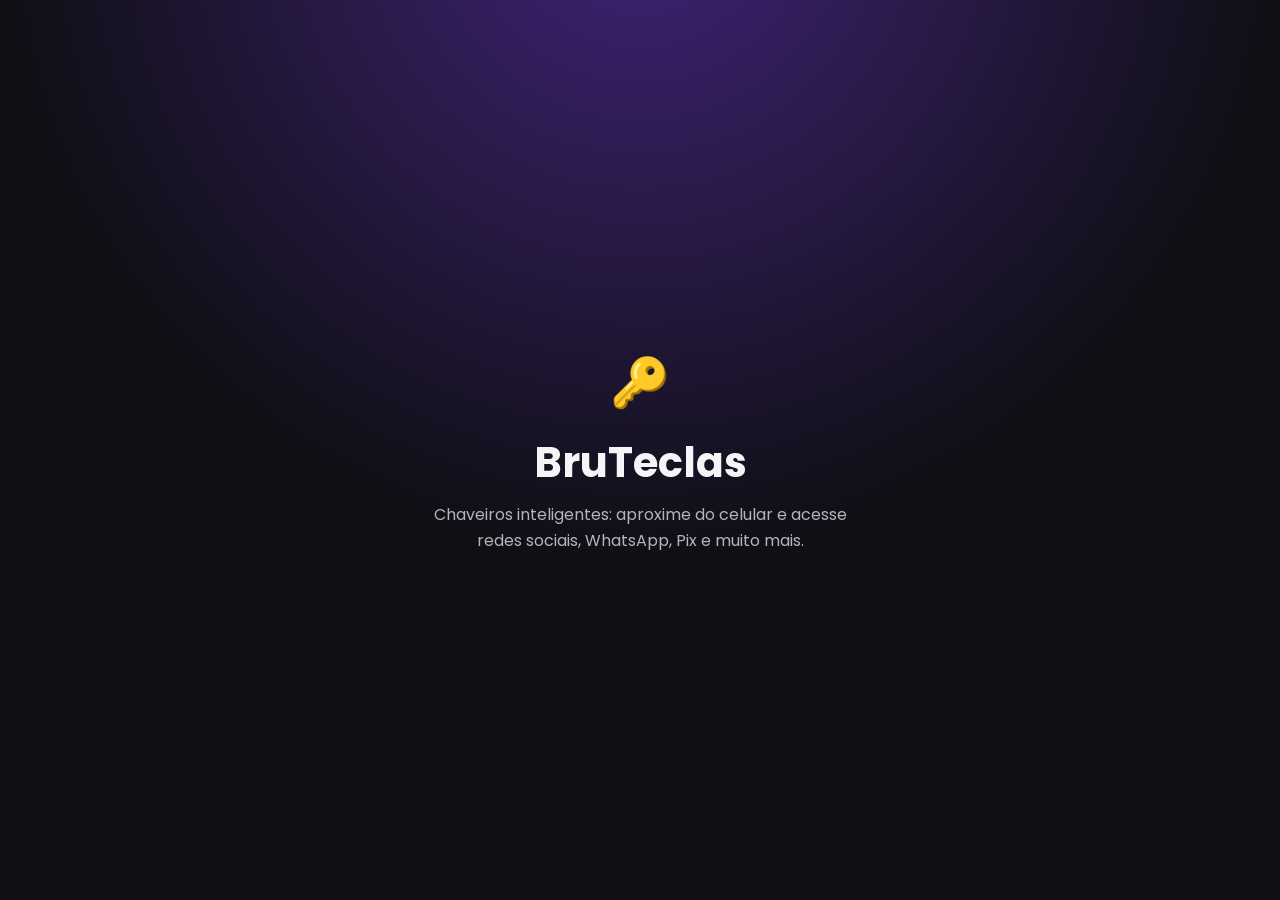
<file: index.html>
<!doctype html>
<html lang="pt-BR">
<head>
  <meta charset="utf-8">
  <meta name="viewport" content="width=device-width, initial-scale=1">
  <title>BruTeclas</title>
  <meta name="description" content="Chaveiros inteligentes com todos os seus links: redes sociais, WhatsApp, Pix e Google.">
  <link rel="preconnect" href="https://fonts.googleapis.com">
  <link rel="stylesheet" href="https://fonts.googleapis.com/css2?family=Poppins:wght@400;600;700&display=swap">
  <style>
    :root { --cor: #7c3aed; }
    * { box-sizing: border-box; }
    body {
      margin: 0; min-height: 100vh; display: grid; place-items: center; padding: 24px 16px;
      font-family: "Poppins", system-ui, sans-serif; color: #f5f5f7; text-align: center;
      background: #0f0f14 radial-gradient(circle at 50% -10%, rgba(124, 58, 237, .45) 0, transparent 55%);
    }
    h1 { font-size: clamp(1.8rem, 6vw, 2.6rem); margin: 0 0 8px; }
    p { color: #b4b4c0; max-width: 460px; margin: 0 auto; line-height: 1.6; }
    .chave { font-size: 3rem; margin-bottom: 12px; }
  </style>
</head>
<body>
  <main>
    <div class="chave" aria-hidden="true">🔑</div>
    <h1>BruTeclas</h1>
    <p>Chaveiros inteligentes: aproxime do celular e acesse redes sociais, WhatsApp, Pix e muito mais.</p>
  </main>
</body>
</html>
</file>
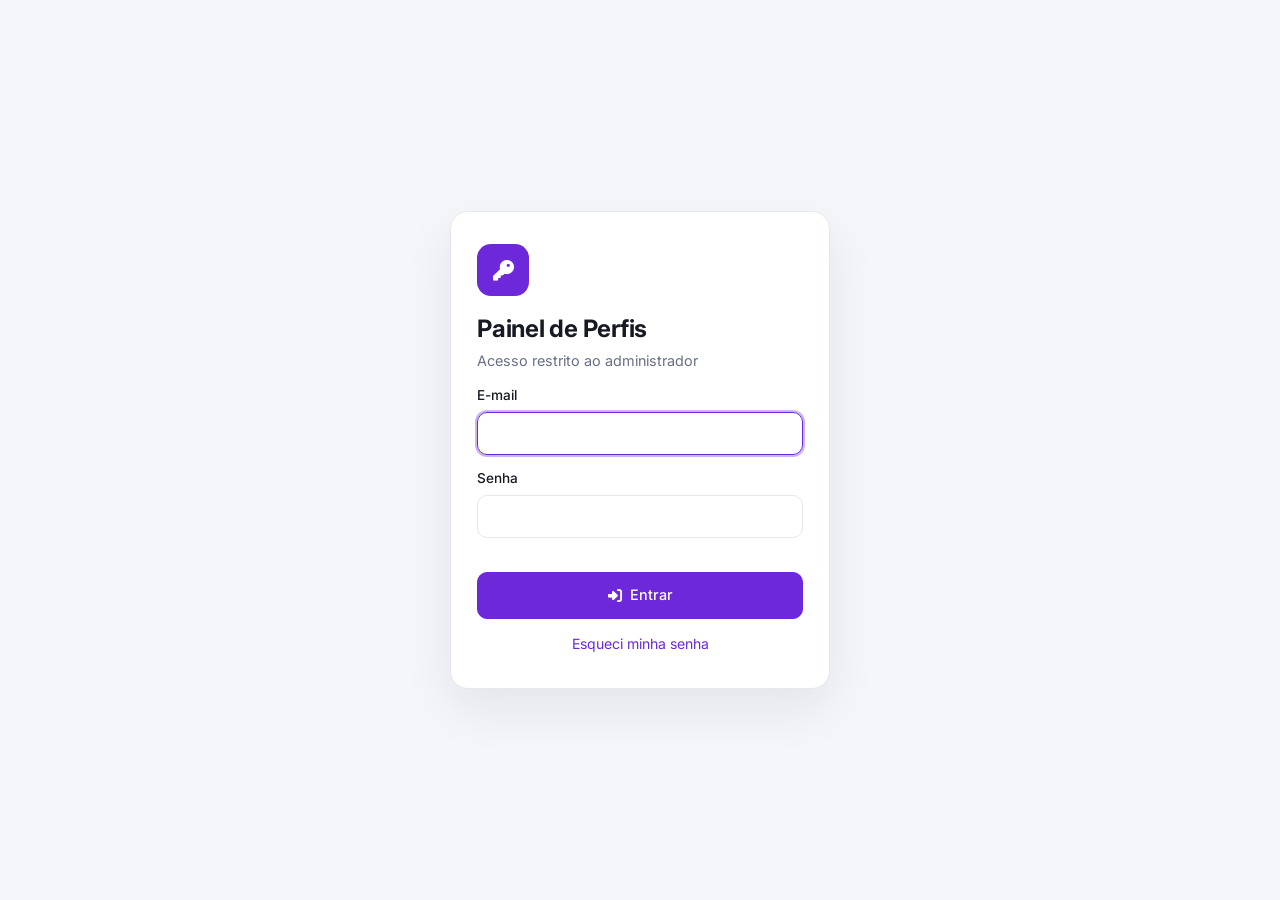
<file: admin/index.html>
<!doctype html>
<html lang="pt-BR">
<head>
  <meta charset="utf-8">
  <meta name="viewport" content="width=device-width, initial-scale=1">
  <title>Painel de Perfis</title>
  <meta name="robots" content="noindex, nofollow">
  <meta name="theme-color" content="#ffffff">
  <link rel="stylesheet" href="../css/perfil.css">
  <link rel="stylesheet" href="admin.css">
  <link rel="stylesheet" href="https://cdnjs.cloudflare.com/ajax/libs/font-awesome/6.5.2/css/all.min.css">
  <link rel="preconnect" href="https://fonts.googleapis.com">
  <link rel="stylesheet" href="https://fonts.googleapis.com/css2?family=Poppins:wght@400;500;600;700&family=Inter:wght@400;500;600;700&display=swap">
</head>
<body>
  <div id="faixaDemo" class="faixa-demo" hidden>
    <i class="fa-solid fa-flask"></i>
    Modo demonstração: os dados ficam só neste navegador. Configure o Supabase em <code>js/config.js</code> para usar de verdade.
  </div>

  <!-- LOGIN -->
  <section id="telaLogin" class="tela-login" hidden>
    <form id="formLogin" class="caixa-login">
      <div class="logo"><i class="fa-solid fa-key"></i></div>
      <h1>Painel de Perfis</h1>
      <p class="sub">Acesso restrito ao administrador</p>
      <label>E-mail <input type="email" id="loginEmail" autocomplete="username" required></label>
      <label>Senha <input type="password" id="loginSenha" autocomplete="current-password" required></label>
      <p class="erro" id="loginErro" role="alert"></p>
      <button class="btn primario largo" type="submit"><i class="fa-solid fa-right-to-bracket"></i> Entrar</button>
      <button class="link-botao" id="btnEsqueci" type="button">Esqueci minha senha</button>
    </form>

    <form id="formRecuperar" class="caixa-login" hidden>
      <div class="logo"><i class="fa-solid fa-envelope-open-text"></i></div>
      <h1>Recuperar senha</h1>
      <p class="sub">Digite o e-mail de acesso. Enviaremos um link para você criar uma nova senha.</p>
      <label>E-mail <input type="email" id="recuperarEmail" autocomplete="username" required></label>
      <p class="erro" id="recuperarErro" role="alert"></p>
      <p class="ok-msg" id="recuperarOk" role="status" hidden></p>
      <button class="btn primario largo" type="submit"><i class="fa-solid fa-paper-plane"></i> Enviar link</button>
      <button class="link-botao" id="btnVoltarLogin" type="button"><i class="fa-solid fa-arrow-left"></i> Voltar ao login</button>
    </form>
  </section>

  <!-- APLICAÇÃO -->
  <div id="telaApp" hidden>
    <header class="barra">
      <a href="#/" class="marca"><i class="fa-solid fa-key"></i> <span id="nomeMarca">Painel</span></a>
      <nav class="abas" aria-label="Seções">
        <a href="#/" id="abaPerfis" class="aba"><i class="fa-solid fa-id-card"></i> Perfis</a>
        <a href="#/clientes" id="abaClientes" class="aba"><i class="fa-solid fa-users"></i> Clientes</a>
      </nav>
      <div class="barra-dir">
        <button class="btn fantasma" id="btnConta" type="button" title="Minha conta"><i class="fa-solid fa-circle-user"></i> <span class="usuario" id="usuarioEmail"></span></button>
        <button class="btn fantasma" id="btnSair" type="button"><i class="fa-solid fa-arrow-right-from-bracket"></i> <span class="some-celular">Sair</span></button>
      </div>
    </header>

    <!-- LISTA DE PERFIS -->
    <main id="telaLista" class="conteudo" hidden>
      <div class="titulo-linha">
        <div>
          <h1>Perfis</h1>
          <p class="sub" id="resumo"></p>
        </div>
        <button class="btn primario" id="btnNovo" type="button"><i class="fa-solid fa-plus"></i> Ativar novo perfil</button>
      </div>

      <div class="filtros">
        <div class="busca"><i class="fa-solid fa-magnifying-glass"></i><input type="search" id="busca" placeholder="Buscar por nome, cliente ou link"></div>
        <div class="chips" id="filtroStatus" role="tablist">
          <button class="chip ativo" data-f="todos" type="button">Todos</button>
          <button class="chip" data-f="ativo" type="button">No ar</button>
          <button class="chip" data-f="inativo" type="button">Desativados</button>
          <button class="chip" data-f="rascunho" type="button">Em configuração</button>
          <button class="chip" data-f="vencidos" type="button">Vencidos</button>
          <button class="chip" data-f="teste" type="button">Em teste</button>
          <button class="chip" data-f="nao-fechou" type="button">Teste não fechou</button>
        </div>
      </div>

      <div id="lista" class="lista"></div>
    </main>

    <!-- LISTA DE CLIENTES -->
    <main id="telaClientes" class="conteudo" hidden>
      <div class="titulo-linha">
        <div>
          <h1>Clientes</h1>
          <p class="sub" id="resumoClientes"></p>
        </div>
        <a class="btn primario" href="#/cliente/novo"><i class="fa-solid fa-user-plus"></i> Novo cliente</a>
      </div>
      <div class="filtros">
        <div class="busca"><i class="fa-solid fa-magnifying-glass"></i><input type="search" id="buscaClientes" placeholder="Buscar por nome, CPF/CNPJ, telefone, e-mail ou cidade"></div>
      </div>
      <div id="listaClientes" class="lista"></div>
    </main>

    <!-- CADASTRO DE CLIENTE -->
    <main id="telaCliente" class="conteudo estreito" hidden>
      <div class="editor-topo">
        <a href="#/clientes" class="btn fantasma"><i class="fa-solid fa-arrow-left"></i> Clientes</a>
        <div class="editor-titulo"><h1 id="clTitulo"></h1></div>
        <div class="editor-acoes">
          <span class="salvo" id="clSalvo"></span>
          <button class="btn primario" id="btnSalvarCliente" type="button"><i class="fa-solid fa-floppy-disk"></i> Salvar</button>
        </div>
      </div>
      <form id="formCliente" autocomplete="off" novalidate></form>
    </main>

    <!-- EDITOR -->
    <main id="telaEditor" class="editor" hidden>
      <div class="editor-topo">
        <a href="#/" class="btn fantasma" id="btnVoltar"><i class="fa-solid fa-arrow-left"></i> Perfis</a>
        <div class="editor-titulo">
          <h1 id="edTitulo"></h1>
          <span class="selo" id="edSelo"></span>
        </div>
        <div class="editor-acoes">
          <span class="salvo" id="edSalvo"></span>
          <button class="btn" id="btnPrevia" type="button"><i class="fa-solid fa-mobile-screen"></i> Prévia</button>
          <button class="btn primario" id="btnSalvar" type="button"><i class="fa-solid fa-floppy-disk"></i> Salvar</button>
        </div>
      </div>

      <div class="editor-corpo">
        <form id="formEditor" class="editor-form" autocomplete="off"></form>
        <aside class="previa" id="previa" aria-label="Prévia">
          <div class="previa-topo">
            <span>Prévia</span>
            <button class="btn fantasma pequeno" id="btnFecharPrevia" type="button"><i class="fa-solid fa-xmark"></i></button>
          </div>
          <div class="celular"><div class="celular-tela" id="previaTela"></div></div>
        </aside>
      </div>
    </main>
  </div>

  <div id="modais"></div>
  <div class="toast-admin" id="toastAdmin" role="status"></div>

  <script src="../js/lib/supabase-js-2.117.2.js"></script>
  <script src="../js/lib/qrcode-1.0.0.min.js"></script>
  <script src="../js/config.js"></script>
  <script src="../js/db.js"></script>
  <script src="../js/perfil-render.js"></script>
  <script src="../js/editor-perfil.js"></script>
  <script src="admin.js"></script>
</body>
</html>
</file>
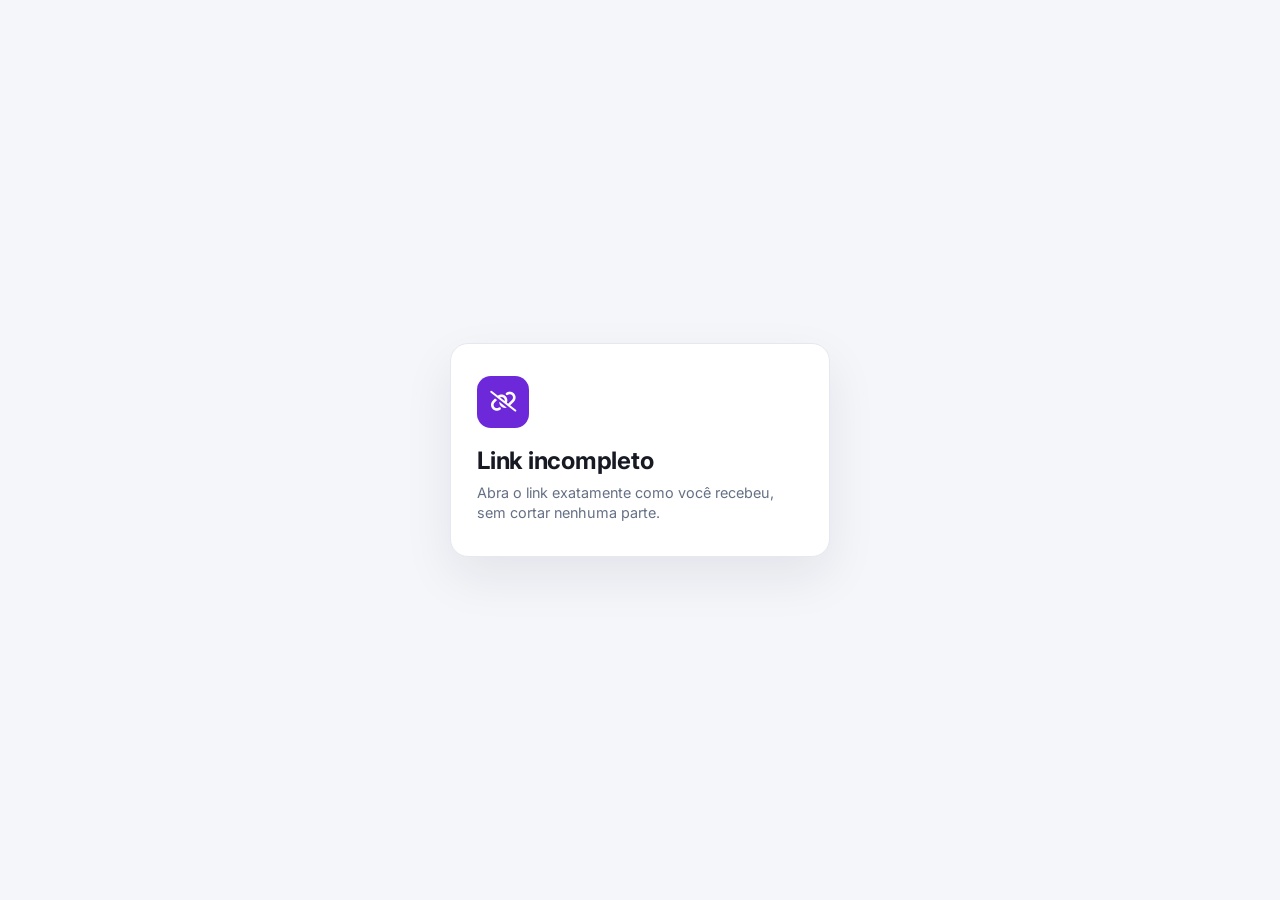
<file: cliente/index.html>
<!doctype html>
<html lang="pt-BR">
<head>
  <meta charset="utf-8">
  <meta name="viewport" content="width=device-width, initial-scale=1, viewport-fit=cover">
  <meta name="robots" content="noindex, nofollow">
  <meta name="referrer" content="no-referrer">
  <title>Editar minha página</title>
  <link rel="stylesheet" href="../css/perfil.css">
  <link rel="stylesheet" href="../admin/admin.css">
  <link rel="stylesheet" href="https://cdnjs.cloudflare.com/ajax/libs/font-awesome/6.5.2/css/all.min.css">
  <link rel="preconnect" href="https://fonts.googleapis.com">
  <link rel="stylesheet" href="https://fonts.googleapis.com/css2?family=Poppins:wght@400;500;600;700&family=Inter:wght@400;500;600;700&display=swap">
</head>
<body>
  <!-- PIN (pedido toda vez que o link é aberto) -->
  <section id="telaPin" class="tela-login">
    <form id="formPin" class="caixa-login" novalidate>
      <div class="logo"><i class="fa-solid fa-user-pen"></i></div>
      <h1>Editar minha página</h1>
      <p class="sub" id="pinTexto">Digite os 4 últimos dígitos do seu telefone cadastrado.</p>
      <label>PIN <input type="password" id="pin" inputmode="numeric" pattern="[0-9]{4}" maxlength="4" autocomplete="one-time-code" required></label>
      <p class="erro" id="pinErro" role="alert"></p>
      <button class="btn primario largo" type="submit" id="btnEntrar"><i class="fa-solid fa-unlock"></i> Entrar</button>
    </form>
    <div id="caixaAviso" class="caixa-login" hidden>
      <div class="logo"><i class="fa-solid fa-link-slash"></i></div>
      <h1 id="avisoTitulo">Link indisponível</h1>
      <p class="sub" id="avisoTexto"></p>
    </div>
  </section>

  <!-- EDITOR -->
  <main id="telaEditor" class="editor" hidden>
    <div class="editor-topo">
      <a class="btn fantasma" id="btnVerPagina" target="_blank" rel="noopener"><i class="fa-solid fa-arrow-up-right-from-square"></i> Ver minha página</a>
      <div class="editor-titulo"><h1 id="edTitulo"></h1></div>
      <div class="editor-acoes">
        <span class="salvo" id="edSalvo"></span>
        <button class="btn" id="btnPrevia" type="button"><i class="fa-solid fa-mobile-screen"></i> Prévia</button>
        <button class="btn primario" id="btnSalvar" type="button"><i class="fa-solid fa-floppy-disk"></i> Salvar</button>
      </div>
    </div>
    <div class="editor-corpo">
      <form id="formEditor" class="editor-form" autocomplete="off"></form>
      <aside class="previa" id="previa" aria-label="Prévia">
        <div class="previa-topo">
          <span>Prévia</span>
          <button class="btn fantasma pequeno" id="btnFecharPrevia" type="button"><i class="fa-solid fa-xmark"></i></button>
        </div>
        <div class="celular"><div class="celular-tela" id="previaTela"></div></div>
      </aside>
    </div>
  </main>

  <div id="modais"></div>
  <div class="toast-admin" id="toastAdmin" role="status"></div>

  <!-- Sem biblioteca de login: só o editor e as consultas do link do cliente -->
  <script src="../js/lib/qrcode-1.0.0.min.js"></script>
  <script src="../js/config.js"></script>
  <script src="../js/perfil-render.js"></script>
  <script src="../js/editor-perfil.js"></script>
  <script src="cliente.js"></script>
</body>
</html>
</file>
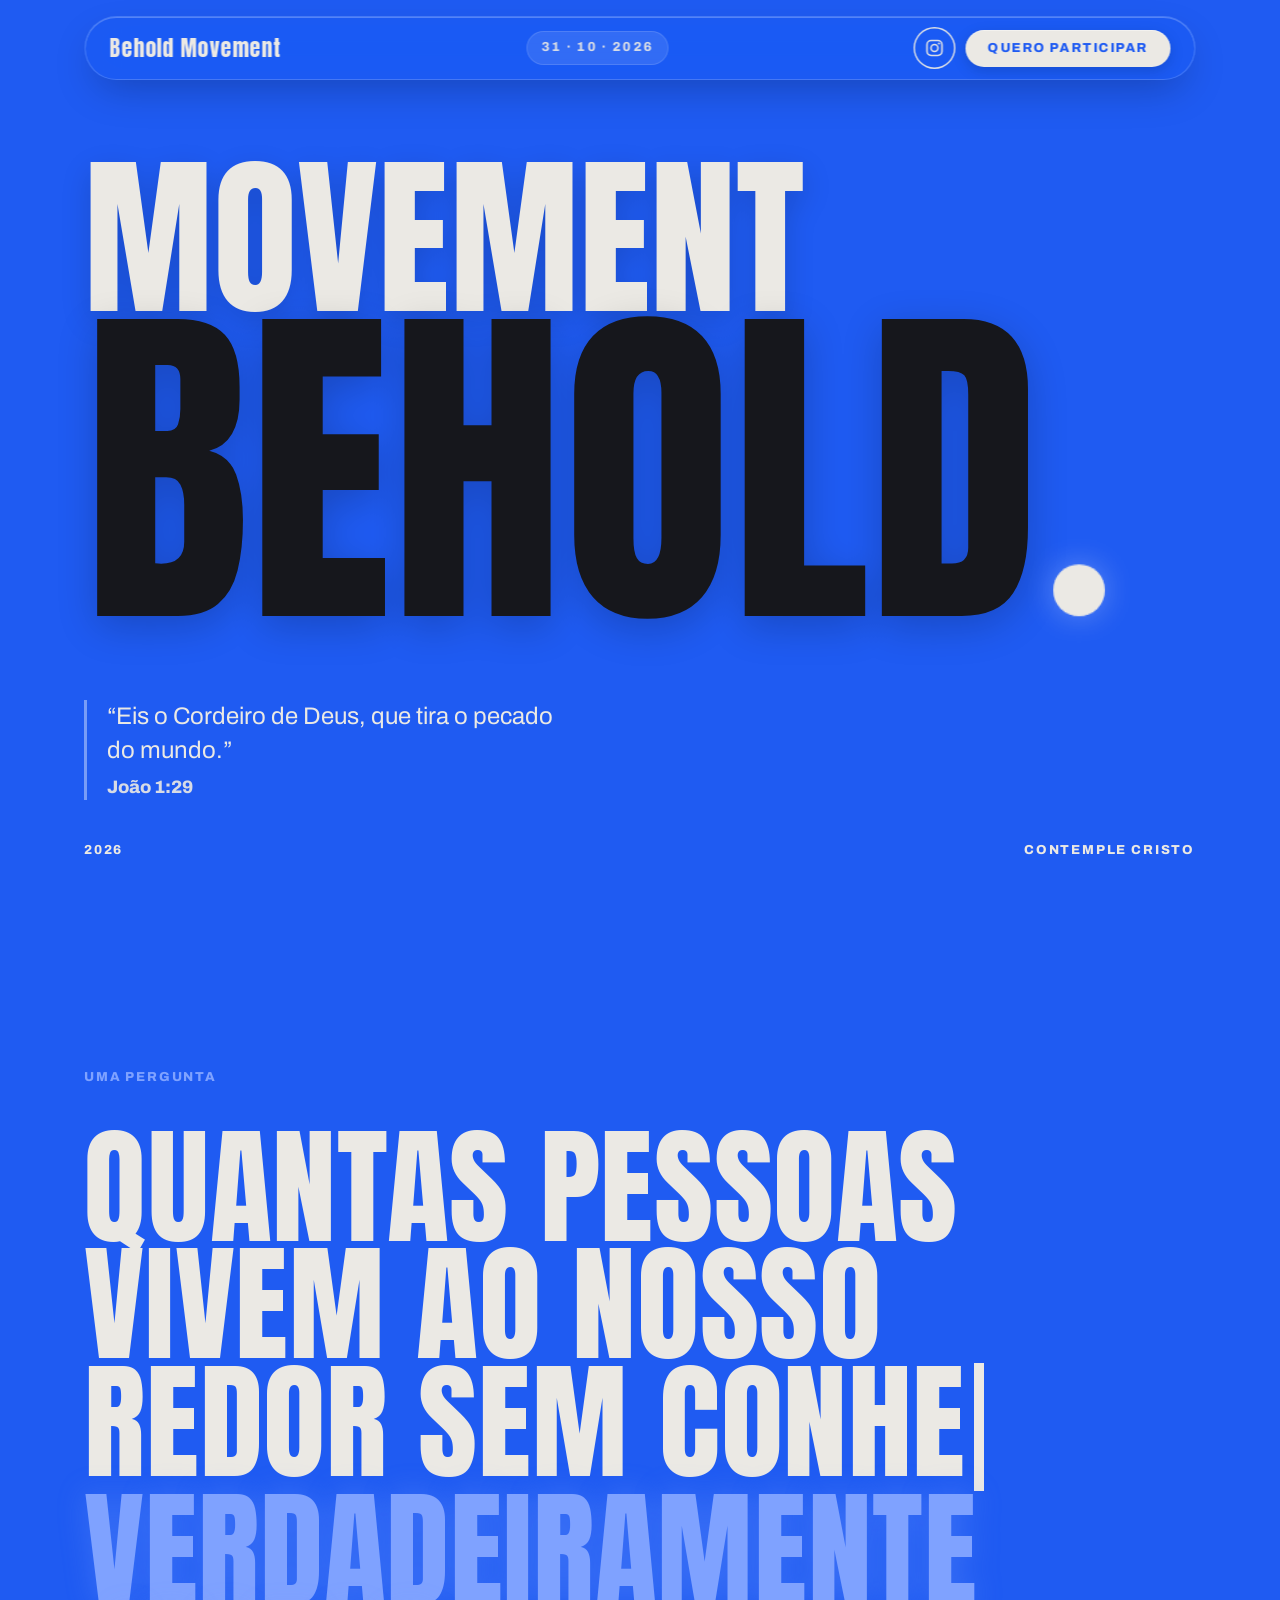
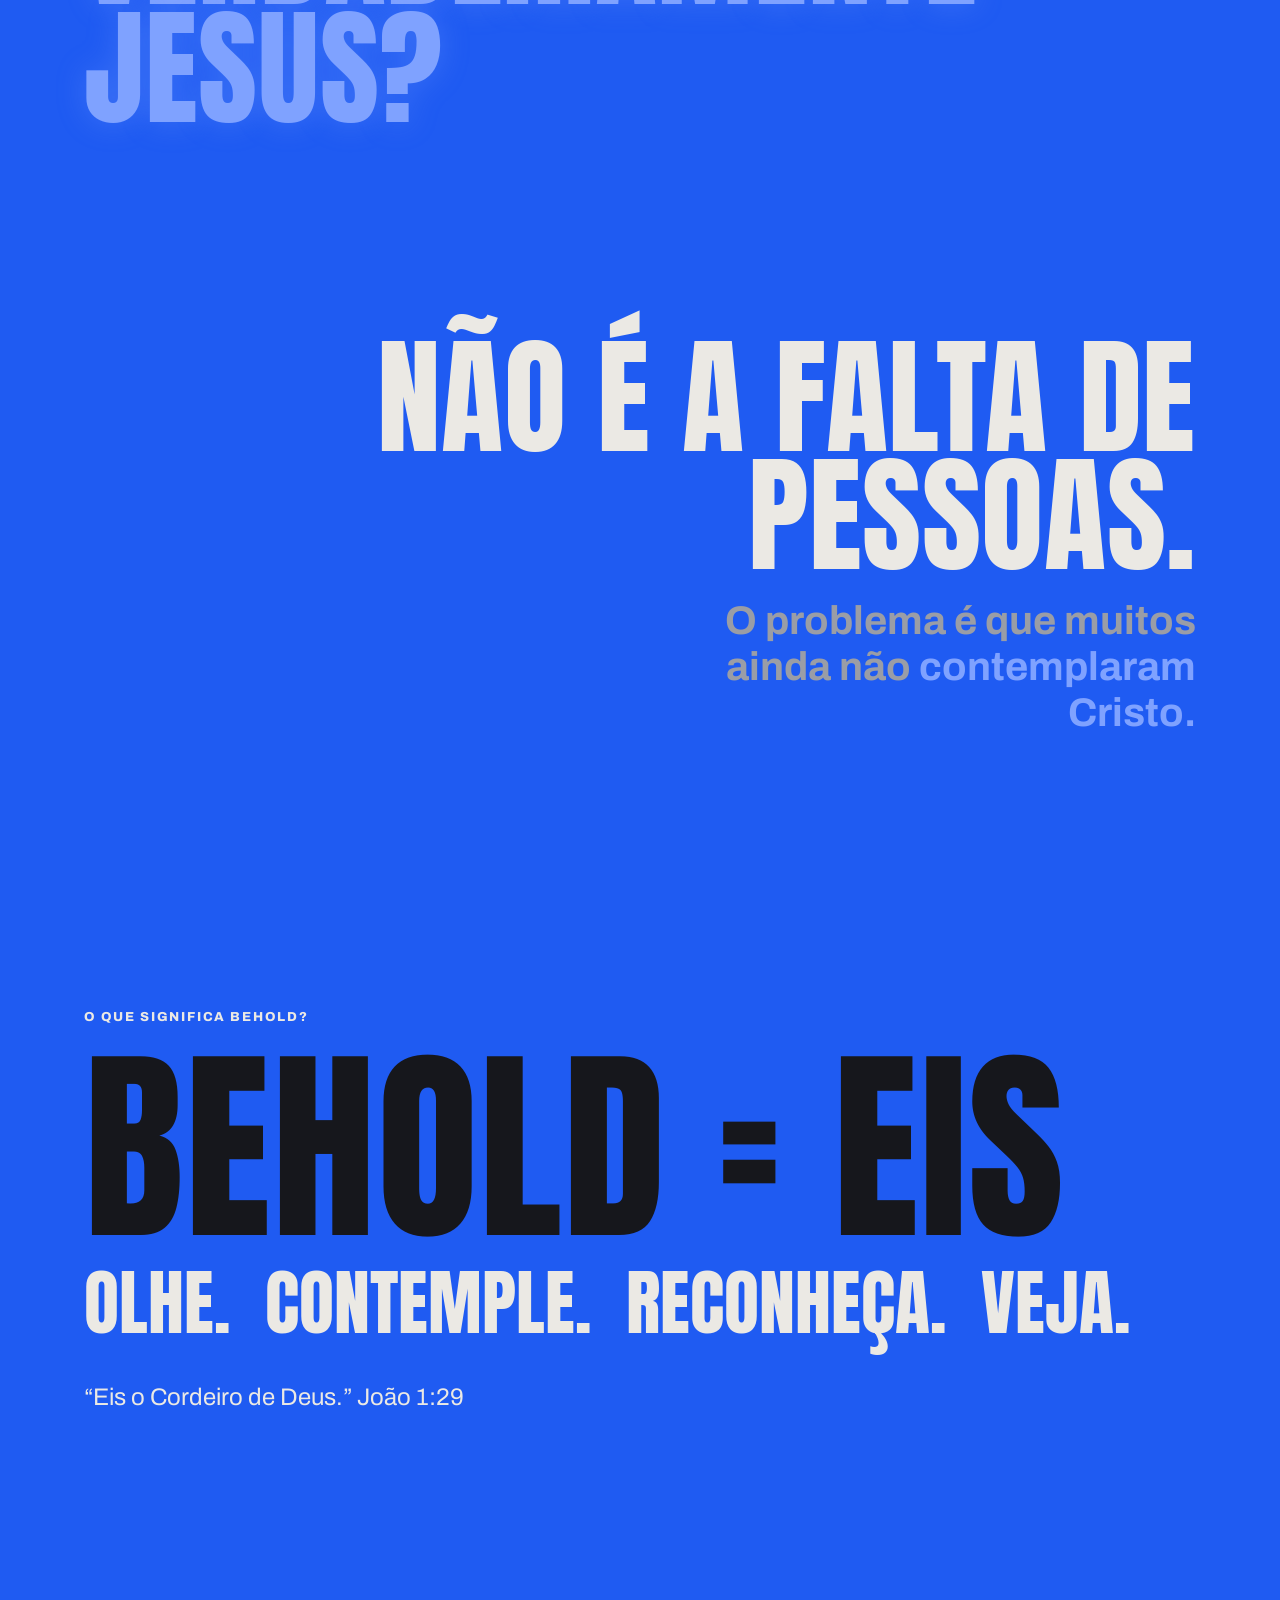
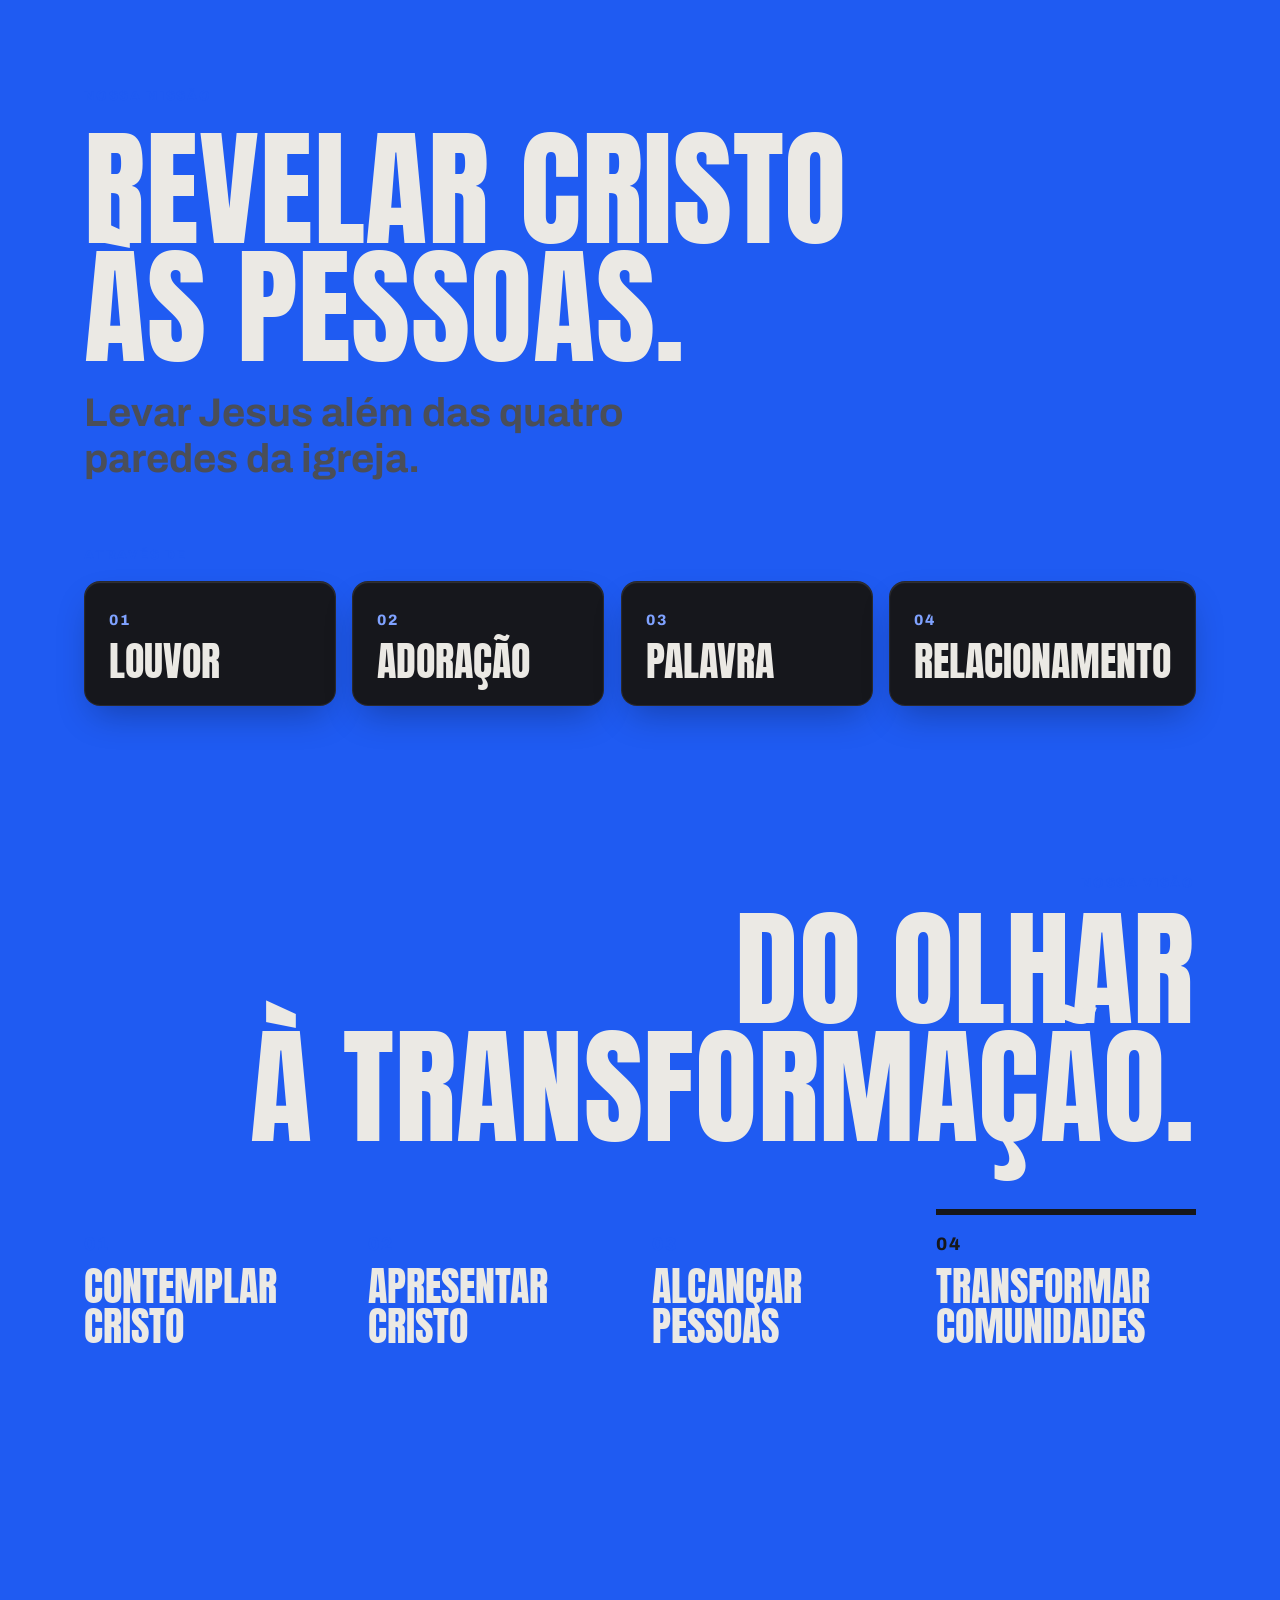
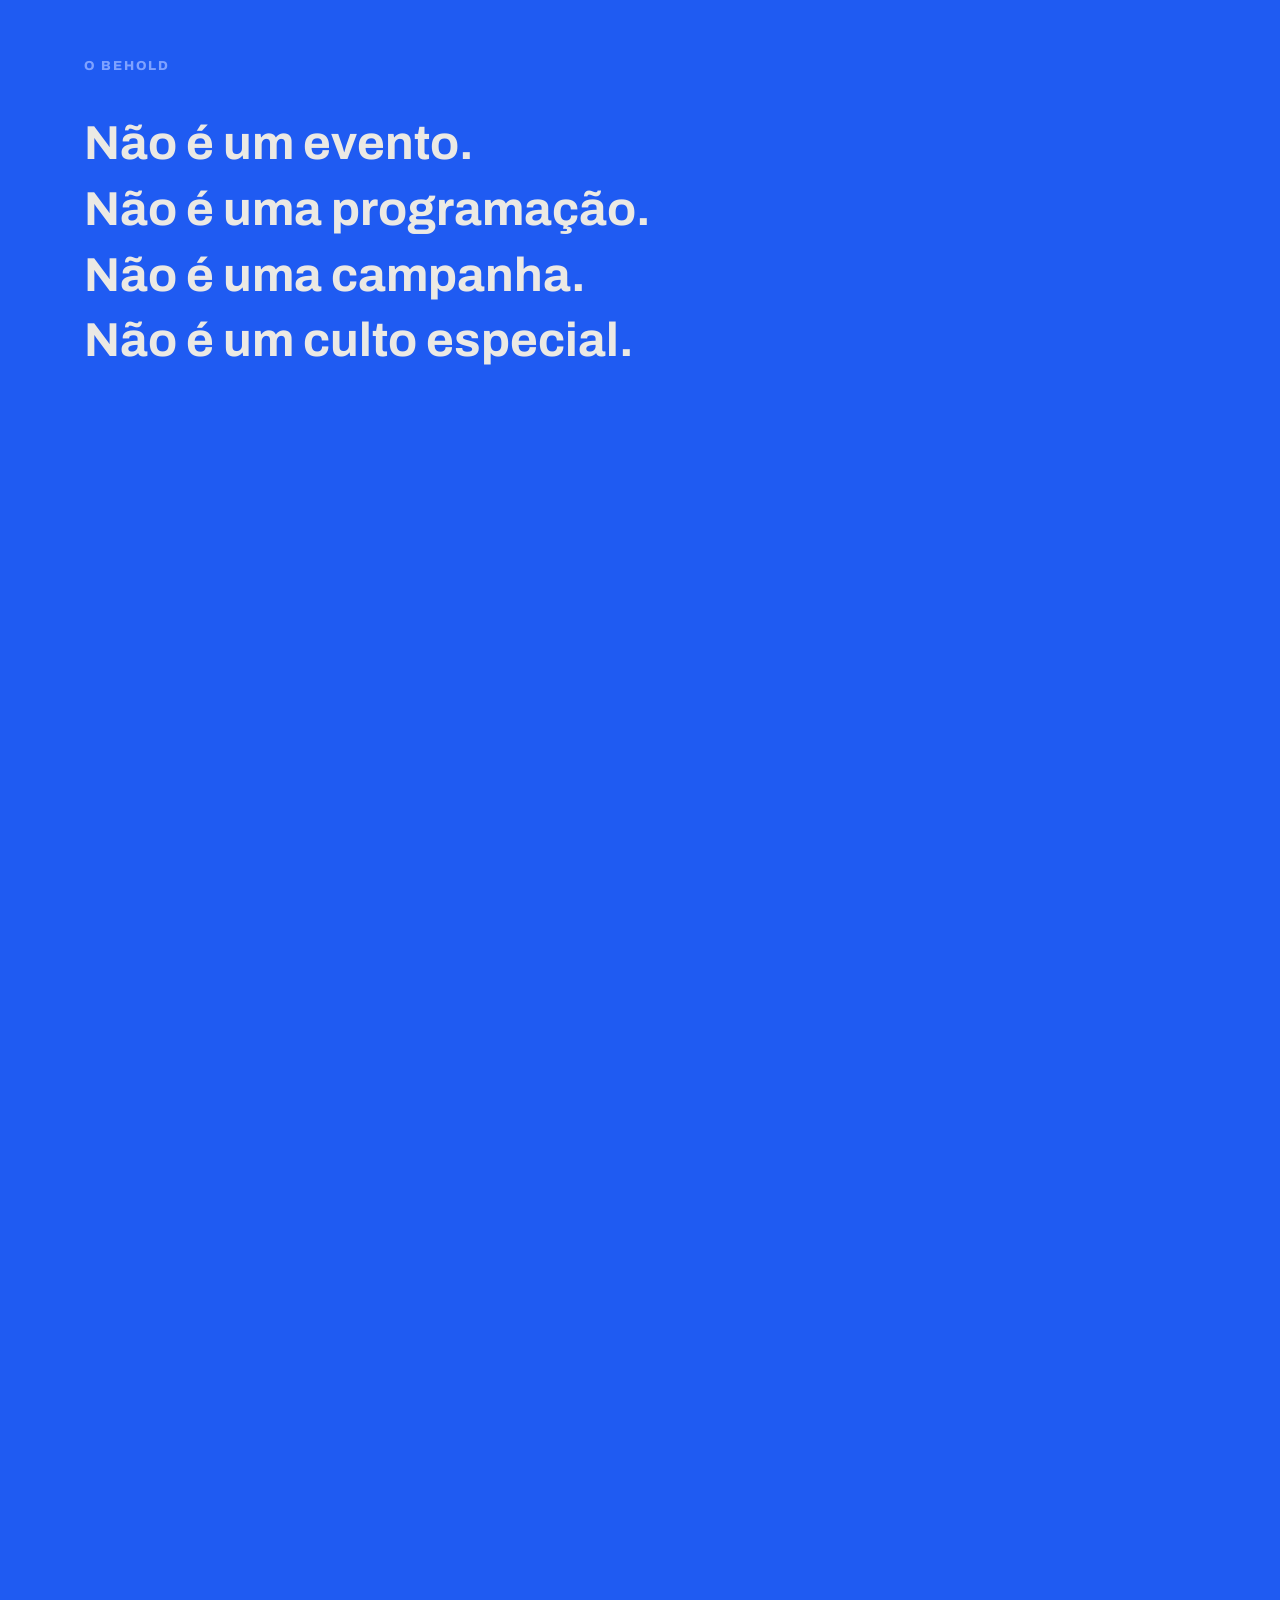
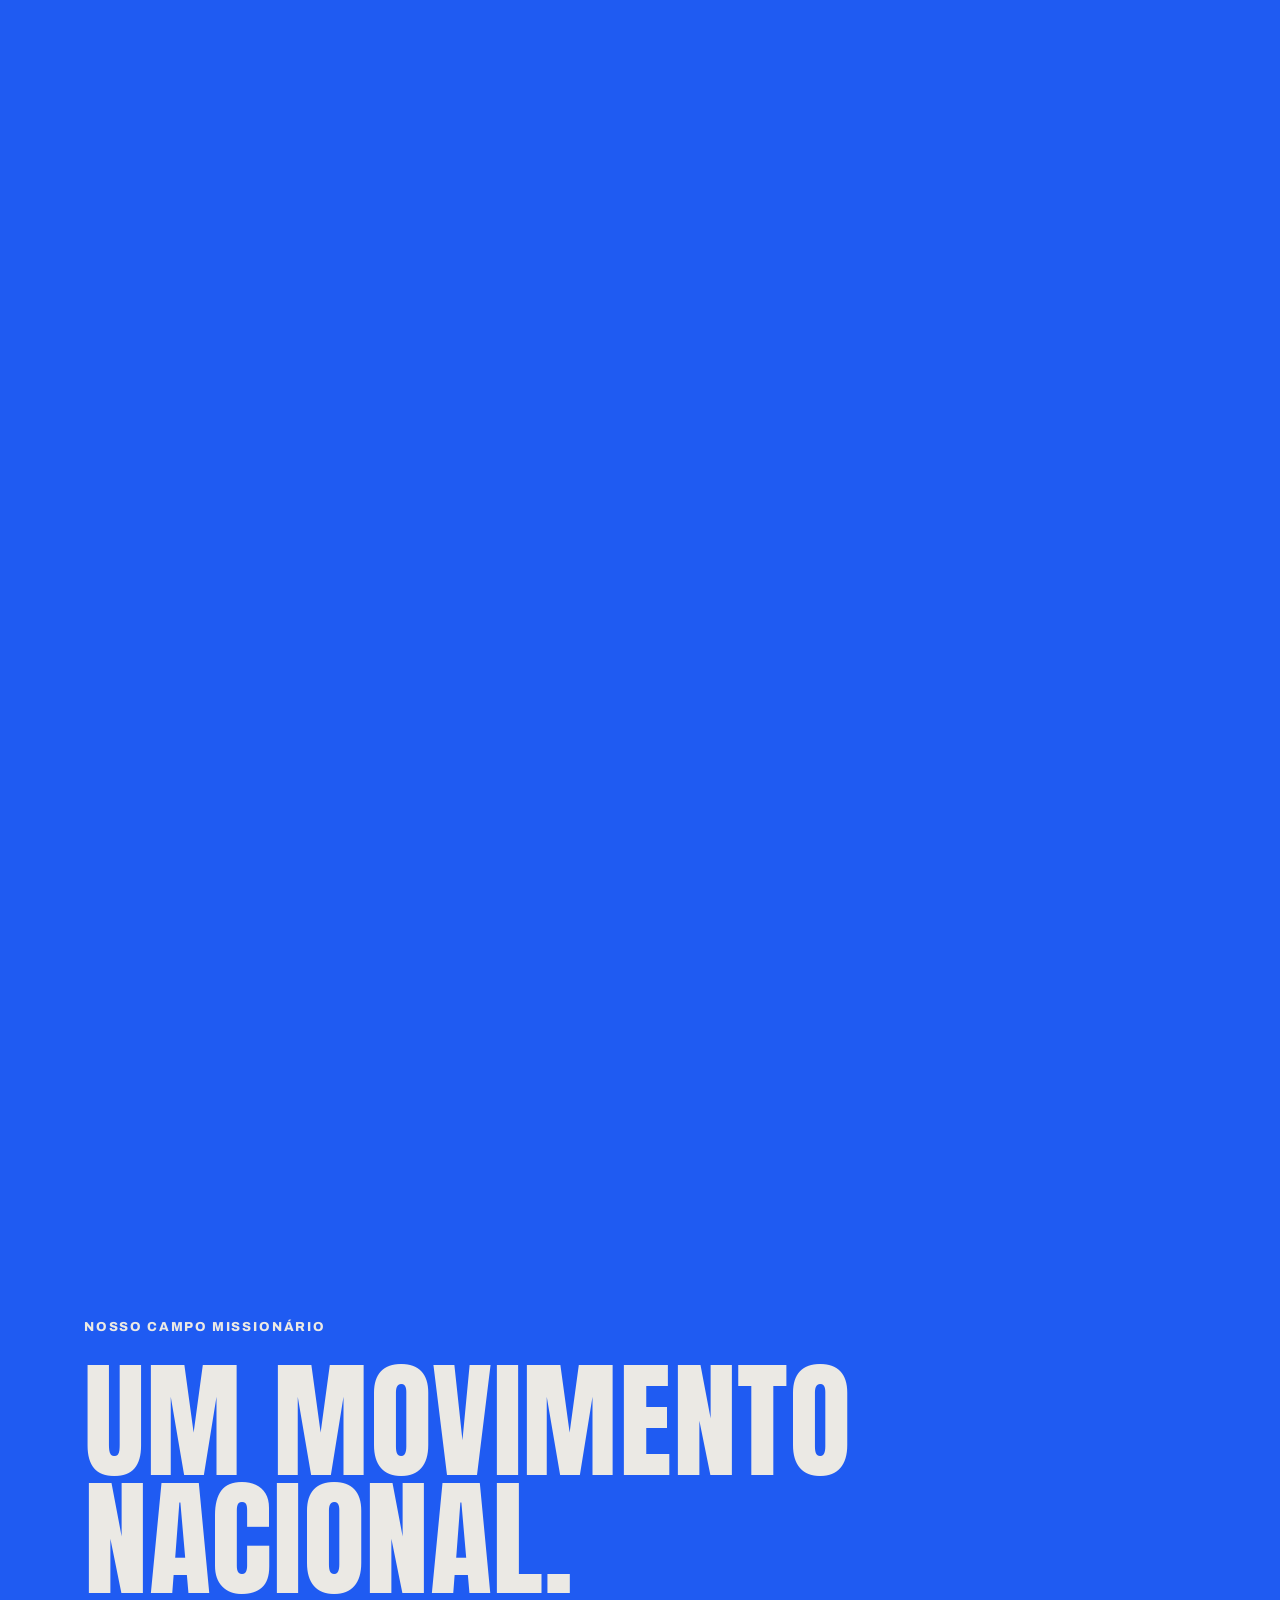
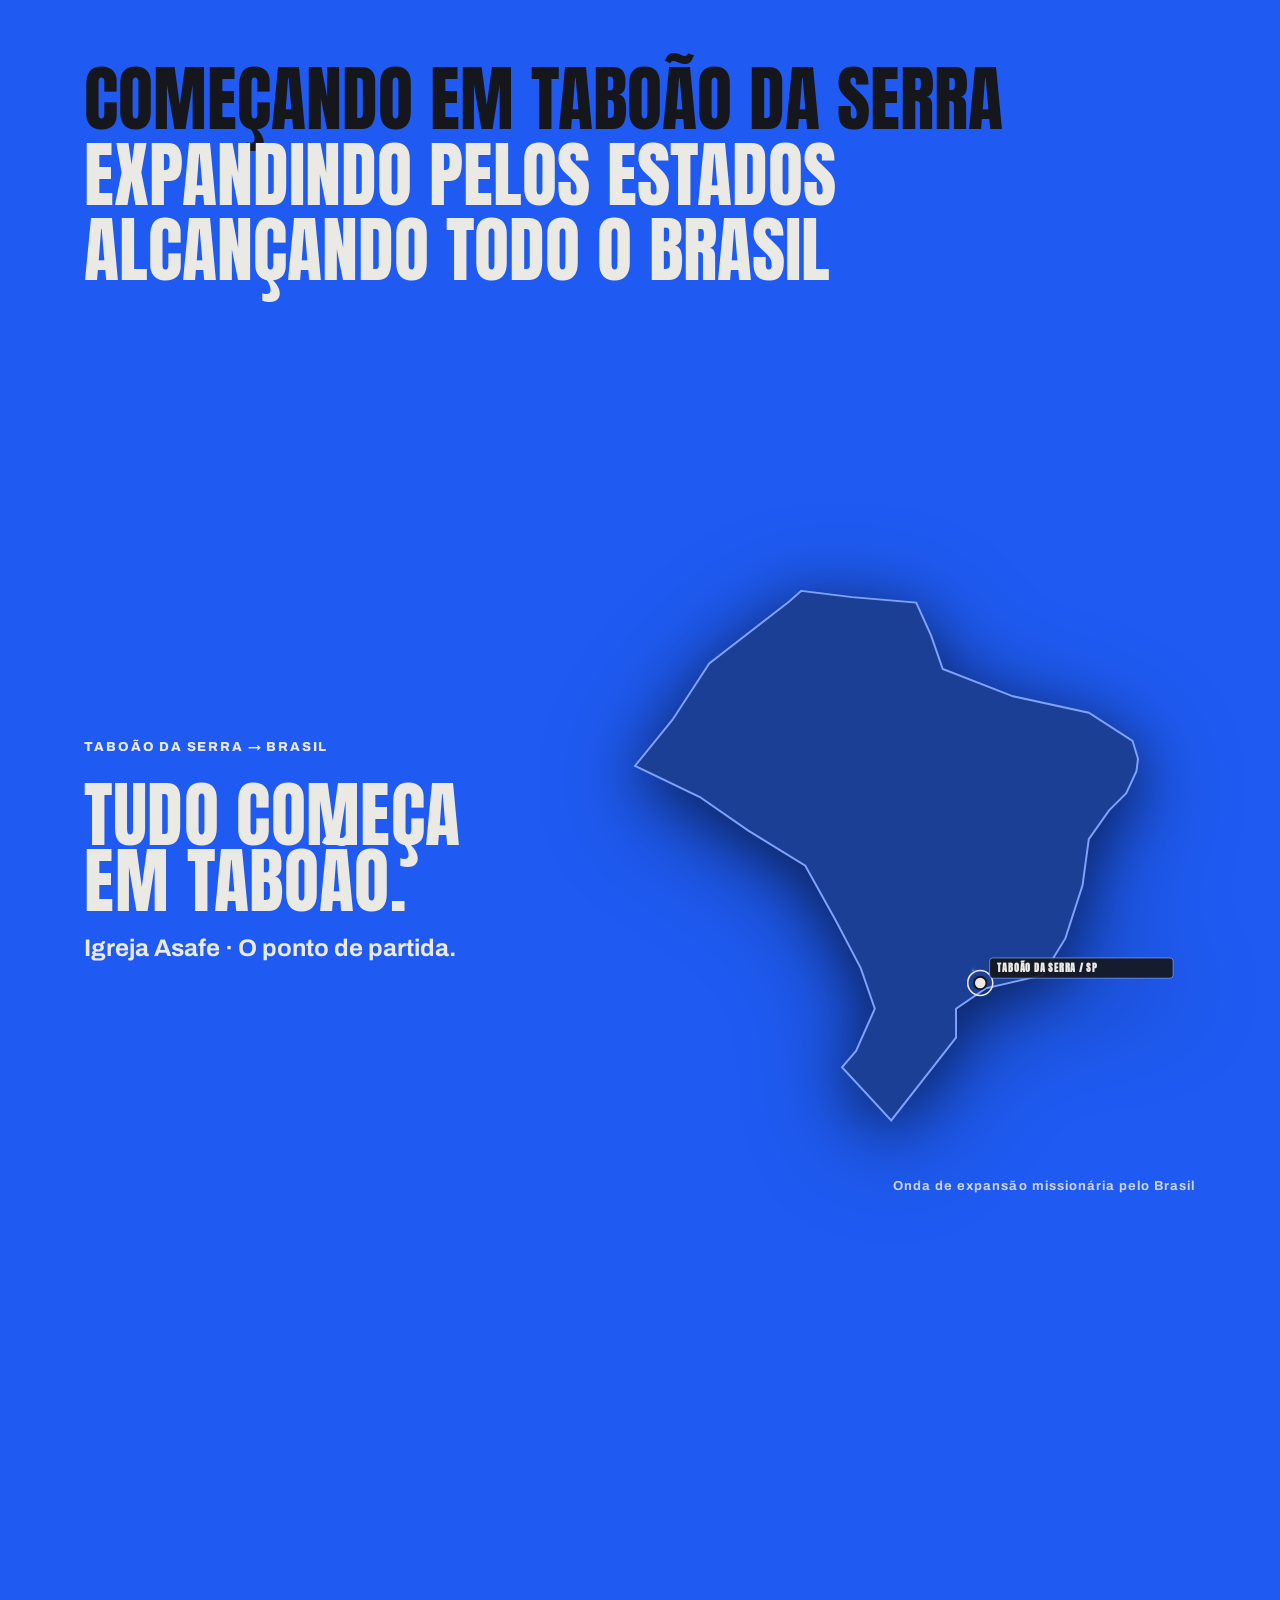
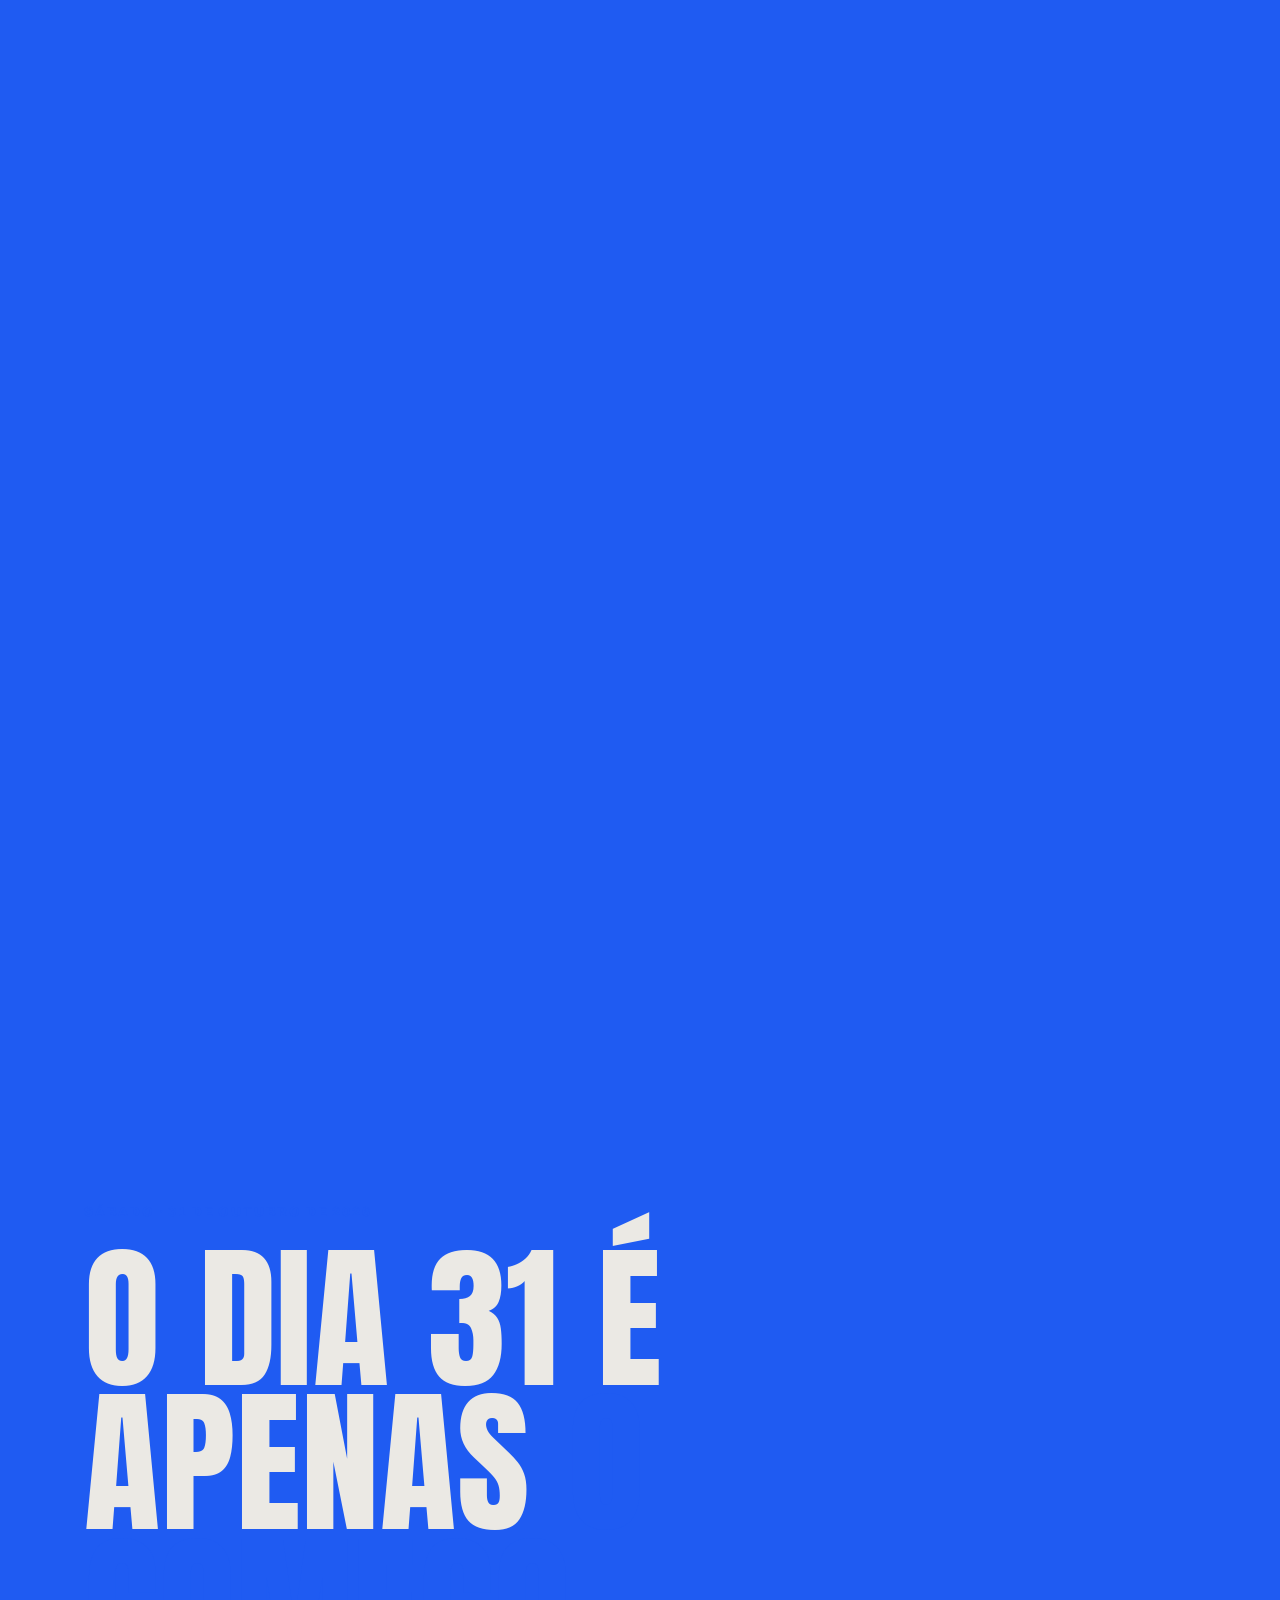
<file: site/index.html>
<!doctype html>
<html lang="pt-BR">
<head>
<meta charset="utf-8">
<meta name="viewport" content="width=device-width, initial-scale=1">
<title>Behold Movement — Contemple Cristo</title>
<meta name="description" content="Behold Movement: um movimento interdenominacional para revelar Cristo às pessoas em Taboão da Serra, Embu das Artes e Itapecerica da Serra. Dia 31 de outubro de 2026 é apenas o começo.">
<meta property="og:title" content="Behold Movement — Contemple Cristo">
<meta property="og:description" content="Não é um evento. É um movimento. Escolha sua frente e faça parte.">
<meta name="theme-color" content="#1F5BF2">
<link rel="icon" href="data:image/svg+xml,%3Csvg xmlns=%27http://www.w3.org/2000/svg%27 viewBox=%270 0 32 32%27%3E%3Crect width=%2732%27 height=%2732%27 rx=%276%27 fill=%27%231F5BF2%27/%3E%3Ccircle cx=%2716%27 cy=%2716%27 r=%276%27 fill=%27%23EBE9E4%27/%3E%3C/svg%3E">
<link rel="preconnect" href="https://fonts.googleapis.com">
<link rel="preconnect" href="https://fonts.gstatic.com" crossorigin>
<link href="https://fonts.googleapis.com/css2?family=Anton&family=Archivo:wght@400;500;700;800&display=swap" rel="stylesheet">
<link rel="stylesheet" href="sites-incriveis.css">
<script src="sites-incriveis.js" defer></script>
<style>
/* ===================== identidade ===================== */
:root {
  --azul: #1F5BF2;
  --azul-mapa: #3D72F5;
  --azul-claro: #7FA2FF;   /* só sobre preto */
  --preto: #16171C;
  --papel: #EBE9E4;
  --suave-papel: #4A4E58;
  --suave-preto: #9A9DA6;

  --fx-fundo: var(--azul);
  --fx-tinta: var(--papel);

  --display: "Anton", "Impact", "Arial Narrow", sans-serif;
  --texto: "Archivo", "Helvetica Neue", Arial, sans-serif;

  /* escala tipográfica: 15 / 18 / 24 / 40 / 72 / 128 */
  --t15: 0.9375rem;
  --t18: 1.125rem;
  --t24: clamp(1.25rem, 1.1rem + 0.6vw, 1.5rem);
  --t40: clamp(2rem, 1.4rem + 2.4vw, 2.5rem);
  --t72: clamp(2.75rem, 1.6rem + 5vw, 4.5rem);
  --t128: clamp(3.5rem, 1.5rem + 8.6vw, 8rem);

  /* espaço: 8 / 16 / 24 / 40 / 64 / 104 / 168 */
  --e1: 8px; --e2: 16px; --e3: 24px; --e4: 40px; --e5: 64px; --e6: 104px; --e7: 168px;
  --lateral: clamp(20px, 6.6vw, 96px);
  --topo: 64px;
}

*, *::before, *::after { box-sizing: border-box; }
html { -webkit-text-size-adjust: 100%; }
body {
  margin: 0;
  background: var(--fx-fundo);
  color: var(--fx-tinta);
  font-family: var(--texto);
  font-size: var(--t18);
  line-height: 1.5;
  overflow-x: hidden;
  -webkit-font-smoothing: antialiased;
}
h1, h2, h3, p, ul, ol, dl, dd { margin: 0; }
ul, ol { padding: 0; list-style: none; }
a { color: inherit; }
::selection { background: var(--preto); color: var(--papel); }

.display {
  font-family: var(--display);
  font-weight: 400;
  text-transform: uppercase;
  line-height: 0.92;
  letter-spacing: 0.005em;
}
.rotulo {
  font-family: var(--texto);
  font-weight: 800;
  font-size: 0.8125rem;
  letter-spacing: 0.14em;
  text-transform: uppercase;
}
.miolo { padding-inline: var(--lateral); }
.cena { position: relative; }
.preto-t { color: var(--preto); }
.papel-t { color: var(--papel); }
.azul-t { color: var(--azul); }
.claro-t { color: var(--azul-claro); }

/* ===================== topo fixo ===================== */
.barra {
  position: fixed;
  top: 16px; left: 50%; transform: translateX(-50%);
  z-index: 100;
  width: min(1200px, calc(100% - var(--lateral) * 2));
  height: var(--topo);
  display: flex; align-items: center; justify-content: space-between; gap: var(--e2);
  padding: 0 24px;
  border-radius: 999px;
  background: rgba(31, 91, 242, 0.82);
  backdrop-filter: blur(24px) saturate(190%);
  -webkit-backdrop-filter: blur(24px) saturate(190%);
  border: 1px solid rgba(255, 255, 255, 0.18);
  box-shadow: 0 16px 40px -10px rgba(0, 0, 0, 0.25), inset 0 1px 0 rgba(255, 255, 255, 0.25);
  transition: background 0.7s cubic-bezier(0.16, 1, 0.3, 1), color 0.7s cubic-bezier(0.16, 1, 0.3, 1), border-color 0.7s cubic-bezier(0.16, 1, 0.3, 1);
}
.barra .marca {
  font-family: var(--display);
  font-size: 1.35rem;
  letter-spacing: 0.04em;
  text-decoration: none;
  transition: transform 0.25s ease;
}
.barra .marca:hover { transform: scale(1.02); }
.barra .data {
  font-weight: 800;
  font-size: 0.8125rem;
  letter-spacing: 0.18em;
  opacity: 0.9;
  background: rgba(255, 255, 255, 0.12);
  padding: 6px 14px;
  border-radius: 999px;
  border: 1px solid rgba(255, 255, 255, 0.15);
}
.botao {
  display: inline-flex; align-items: center; gap: 10px;
  font: 800 0.8125rem/1 var(--texto); letter-spacing: 0.12em; text-transform: uppercase;
  padding: 12px 22px; border-radius: 999px; text-decoration: none; border: 0; cursor: pointer;
  background: var(--fx-tinta); color: var(--fx-fundo);
  box-shadow: inset 0 1px 0 rgba(255, 255, 255, 0.4), 0 4px 14px rgba(0, 0, 0, 0.15);
  transition: background 0.5s ease, color 0.5s ease, transform 0.35s cubic-bezier(0.16, 1, 0.3, 1), box-shadow 0.35s cubic-bezier(0.16, 1, 0.3, 1);
}
.botao:hover {
  transform: translateY(-2px) scale(1.02);
  box-shadow: inset 0 1px 0 rgba(255, 255, 255, 0.5), 0 12px 28px -4px rgba(0, 0, 0, 0.3);
}
.botao:active {
  transform: translateY(0) scale(0.98);
}
.botao:focus-visible, .campo input:focus-visible, .campo select:focus-visible, .chip:focus-visible {
  outline: 3px solid var(--azul-claro); outline-offset: 3px;
}
@media (max-width: 560px) {
  .barra { width: calc(100% - 24px); padding: 0 16px; top: 12px; }
  .barra .data { display: none; }
  .barra .botao { padding: 10px 14px; font-size: 0.75rem; }
}

/* ===================== o ponto (movimento-assinatura) ===================== */
#ponto {
  position: fixed; left: 0; top: 0; z-index: 30;
  width: 40px; height: 40px; border-radius: 50%;
  background: var(--fx-tinta);
  transform-origin: 0 0;
  pointer-events: none;
  transition: background 0.35s ease;
  will-change: transform;
  box-shadow: 0 0 24px rgba(255, 255, 255, 0.3);
}
#ponto.pulsa::after {
  content: ""; position: absolute; inset: 0; border-radius: 50%;
  border: 3px solid currentColor; color: inherit;
  animation: pulso 1.6s ease-out infinite;
}
#ponto.pulsa { color: var(--papel); }
@keyframes pulso { from { transform: scale(1); opacity: 0.9; } to { transform: scale(3.2); opacity: 0; } }
.ancora { display: inline-block; visibility: hidden; border-radius: 50%; background: var(--cor, currentColor); }
.fx-reduzido #ponto { display: none; }
.fx-reduzido .ancora { visibility: visible; }

/* ===================== 1. abertura ===================== */
.abertura {
  min-height: 100vh; min-height: 100svh;
  padding: calc(var(--topo) + var(--e5)) var(--lateral) var(--e4);
  display: grid; grid-template-rows: 1fr auto auto; gap: var(--e4);
}
.abertura h1 { align-self: center; --tam: min(27vw, 56vh); }
.abertura .l1 { display: block; font-size: calc(var(--tam) * 0.5); color: var(--papel); text-shadow: 0 10px 30px rgba(0,0,0,0.15); }
.abertura .l2 { display: block; font-size: var(--tam); color: var(--preto); margin-top: -0.02em; text-shadow: 0 10px 40px rgba(0,0,0,0.2); }
.abertura .l2 .ancora { width: 0.15em; height: 0.15em; margin-left: 0.04em; --cor: var(--papel); }
.abertura blockquote { margin: 0; font-size: var(--t24); max-width: 34ch; line-height: 1.4; border-left: 3px solid rgba(255,255,255,0.4); padding-left: 20px; }
.abertura blockquote cite { display: block; font-style: normal; font-weight: 800; margin-top: var(--e1); font-size: var(--t18); opacity: 0.9; }
.abertura .rodape-abertura { display: flex; justify-content: space-between; gap: var(--e2); }

/* ===================== 2. a pergunta ===================== */
.pergunta { padding: var(--e7) var(--lateral) var(--e6); }
.pergunta h2 { font-size: var(--t128); max-width: 15ch; min-height: 3.7em; }
.pergunta h2 .claro-t { display: block; text-shadow: 0 0 30px rgba(127, 162, 255, 0.3); }
.problema { margin-top: var(--e7); display: grid; gap: var(--e3); max-width: 1100px; margin-left: auto; text-align: right; }
.problema h3 { font-size: var(--t128); }

.problema .diag { font-size: var(--t40); font-weight: 700; line-height: 1.15; max-width: 22ch; margin-left: auto; color: var(--suave-preto); }

/* ===================== 3. o que é behold ===================== */
.eis { padding: var(--e7) var(--lateral) var(--e6); }
.eis h2 { font-size: clamp(4rem, 1rem + 15vw, 15rem); color: var(--preto); }
.eis .verbos { font-family: var(--display); font-size: var(--t72); line-height: 1; margin-top: var(--e3); text-transform: uppercase; word-spacing: 0.25em; }
.eis .ref { margin-top: var(--e4); font-size: var(--t24); }

.missao { padding: var(--e7) var(--lateral) var(--e6); }
.missao .bloco { display: grid; grid-template-columns: 1fr; gap: var(--e3); max-width: 1200px; }
.missao h2 { font-size: var(--t128); }
.missao .lead { font-size: var(--t40); font-weight: 700; line-height: 1.15; color: var(--suave-papel); max-width: 24ch; }
.pilares { margin-top: var(--e5); display: grid; grid-template-columns: repeat(4, 1fr); gap: var(--e2); }
.pilares li {
  background: var(--preto); color: var(--papel);
  border-radius: 16px; padding: var(--e3);
  border: 1px solid rgba(255, 255, 255, 0.08);
  box-shadow: inset 0 1px 1px rgba(255, 255, 255, 0.12), 0 16px 36px -10px rgba(0,0,0,0.3);
  transition: transform 0.4s cubic-bezier(0.16, 1, 0.3, 1), box-shadow 0.4s cubic-bezier(0.16, 1, 0.3, 1), border-color 0.4s ease;
}
.pilares li:hover {
  transform: translateY(-5px) scale(1.02);
  border-color: rgba(127, 162, 255, 0.3);
  box-shadow: inset 0 1px 1px rgba(255, 255, 255, 0.2), 0 24px 48px -12px rgba(0,0,0,0.45);
}
.pilares .n { font-weight: 800; font-size: var(--t15); color: var(--azul-claro); letter-spacing: 0.1em; }
.pilares .nome { font-family: var(--display); font-size: var(--t40); line-height: 1; display: block; margin-top: var(--e1); text-transform: uppercase; }
.visao { margin-top: var(--e7); }
.visao h2 { font-size: min(var(--t128), 11vw); text-align: right; }
.passos { margin-top: var(--e5); display: grid; grid-template-columns: repeat(4, 1fr); gap: var(--e3); }
.passos li {
  border-top: 6px solid var(--azul); padding-top: var(--e2);
  transition: transform 0.35s cubic-bezier(0.16, 1, 0.3, 1);
}
.passos li:hover { transform: translateY(-4px); }
.passos li:last-child { border-color: var(--preto); }
.passos .n { font-weight: 800; color: var(--azul); letter-spacing: 0.1em; }
.passos li:last-child .n { color: var(--preto); }
.passos .nome { font-family: var(--display); font-size: var(--t40); line-height: 1; display: block; margin-top: var(--e1); text-transform: uppercase; }
@media (max-width: 860px) {
  .pilares, .passos { grid-template-columns: repeat(2, minmax(0, 1fr)); }
  .pilares .nome { font-size: clamp(1.25rem, 0.8rem + 2.4vw, 2.5rem); overflow-wrap: anywhere; }
}

/* ---------- o PICO ---------- */
.pico .fx-palco { justify-content: flex-start; padding: calc(var(--topo) + var(--e3)) var(--lateral) var(--e4); }
.pico .conteudo { width: 100%; }
.pico .rotulo { color: var(--azul-claro); margin-bottom: var(--e4); }
.pico .negs { display: grid; gap: clamp(6px, 1.2vh, 14px); }
.pico .neg {
  --t: clamp(0, (var(--progresso, 1) - var(--a)) / (var(--b) - var(--a)), 1);
  position: relative; justify-self: start;
  font-weight: 700; font-size: clamp(1.5rem, 0.9rem + 2.6vw, 3.25rem); line-height: 1.15;
  color: var(--papel);
  opacity: calc(1 - var(--t) * 0.6);
}
.pico .neg::after {
  content: ""; position: absolute; left: -0.08em; right: -0.08em; top: 54%;
  height: 0.09em; background: var(--papel);
  transform: scaleX(var(--t)); transform-origin: left center;
}
.pico .neg:nth-child(1) { --a: 0.05; --b: 0.17; }
.pico .neg:nth-child(2) { --a: 0.19; --b: 0.31; }
.pico .neg:nth-child(3) { --a: 0.33; --b: 0.45; }
.pico .neg:nth-child(4) { --a: 0.47; --b: 0.59; }
.pico .movimento {
  --t: clamp(0, (var(--progresso, 1) - 0.62) / 0.2, 1);
  font-size: min(11.6vw, 24vh);
  color: var(--azul-claro);
  margin-top: clamp(12px, 3vh, 40px);
  opacity: var(--t);
  transform: scale(calc(0.35 + var(--t) * 0.65));
  transform-origin: left center;
  white-space: nowrap;
  text-shadow: 0 0 50px rgba(127, 162, 255, 0.4);
}
.pico .fecho {
  --t: clamp(0, (var(--progresso, 1) - 0.84) / 0.1, 1);
  opacity: var(--t);
  margin-top: var(--e3); font-size: var(--t24); font-weight: 700; color: var(--suave-preto);
}

/* ===================== 4. o campo ===================== */
.campo-intro { padding: var(--e7) var(--lateral) var(--e6); }
.campo-intro h2 { font-size: var(--t128); }
.campo-intro .cidades { margin-top: var(--e5); font-family: var(--display); font-size: var(--t72); line-height: 1.05; text-transform: uppercase; }

.mapa-cena .fx-palco { padding: calc(var(--topo) + var(--e2)) var(--lateral) var(--e3); }
.mapa-grade { width: 100%; display: grid; grid-template-columns: 5fr 7fr; align-items: center; gap: var(--e4); }
.fases { display: grid; }
.fase {
  grid-area: 1 / 1;
  --in: clamp(0, (var(--progresso, 1) - var(--a)) * 18, 1);
  --out: clamp(0, (var(--b) - var(--progresso, 1)) * 18, 1);
  opacity: min(var(--in), var(--out));
}
.fase:nth-child(1) { --a: -1; --b: 0.3; }
.fase:nth-child(2) { --a: 0.32; --b: 0.6; }
.fase:nth-child(3) { --a: 0.62; --b: 9; }
.fase h3 { font-size: var(--t72); }
.fase .apoio { margin-top: var(--e2); font-size: var(--t24); font-weight: 700; }
.fase:nth-child(2) h3 { color: var(--preto); }
.fx-reduzido .fase { grid-area: auto; opacity: 1; margin-bottom: var(--e4); }

.mapa { position: relative; width: 100%; aspect-ratio: 1 / 1; max-width: 680px; margin-inline: auto; filter: drop-shadow(0 20px 50px rgba(0,0,0,0.4)); }
.mapa svg { position: absolute; inset: 0; width: 100%; height: 100%; overflow: visible; }
.mapa text { font-family: var(--display); text-transform: uppercase; }

.mapa-cena .brasil-contorno {
  fill: #1C3F96;
  stroke: #7FA2FF;
  stroke-width: 2.5px;
  filter: drop-shadow(0 16px 36px rgba(0,0,0,0.4));
  transition: fill 0.3s ease;
}

/* Anéis da Onda de Energia que se expandem com a rolagem (Down e Up) */
.mapa-cena .anel-energia {
  transform-box: fill-box; transform-origin: center;
  --t: clamp(0, (var(--progresso, 0) - var(--delay, 0)) / var(--dur, 0.6), 1);
  transform: scale(calc(var(--t) * var(--max-s, 1.8)));
  opacity: calc(var(--t) * (1 - var(--t) * 0.45));
}
.mapa-cena .anel-1 { --delay: 0.00; --dur: 0.50; --max-s: 2.2; }
.mapa-cena .anel-2 { --delay: 0.15; --dur: 0.60; --max-s: 2.6; }
.mapa-cena .anel-3 { --delay: 0.35; --dur: 0.65; --max-s: 3.2; }

/* Pontos acendendo em sincronia com a onda no scroll */
.mapa-cena .pt {
  --raio-onda: calc(var(--progresso, 0) * 720);
  --dist-pt: var(--d-px, 999);
  --dif: calc(var(--raio-onda) - var(--dist-pt));
  --visivel: clamp(0, (var(--dif) + 30) / 40, 1);
  opacity: var(--visivel);
  transform-box: fill-box; transform-origin: center;
  transform: scale(var(--visivel));
  fill: #EBE9E4;
  filter: drop-shadow(0 0 8px #FFFFFF) drop-shadow(0 0 14px #7FA2FF);
  transition: opacity 0.12s ease-out, transform 0.12s cubic-bezier(0.16, 1, 0.3, 1);
}

.pulso-origem {
  transform-box: fill-box; transform-origin: center;
  animation: pulso-origem-anim 1.8s ease-out infinite;
}
@keyframes pulso-origem-anim {
  0% { transform: scale(1); opacity: 0.9; }
  100% { transform: scale(2.8); opacity: 0; }
}

.mapa-legenda { margin-top: var(--e1); font-size: 0.8125rem; opacity: 0.85; text-align: right; font-weight: 700; letter-spacing: 0.08em; }

@media (max-width: 860px) {
  .mapa-grade { grid-template-columns: 1fr; gap: var(--e3); }
  .mapa { max-height: 52vh; max-width: 52vh; margin-inline: auto; }
  .mapa-cena .fx-palco { align-items: flex-start; }
}

.bairros { padding: var(--e6) var(--lateral) var(--e7); }
.bairros h2 { font-size: var(--t72); color: var(--preto); max-width: 18ch; }
.lista-bairros { margin-top: var(--e4); display: grid; grid-template-columns: repeat(4, 1fr); gap: 0 var(--e3); }
.lista-bairros li {
  border-top: 2px solid var(--preto); padding: 16px 0 20px; font-weight: 700; display: flex; align-items: center; gap: 10px;
  transition: transform 0.25s ease, padding-left 0.25s ease;
}
.lista-bairros li:hover { transform: translateX(4px); }
.lista-bairros li::before { content: ""; width: 12px; height: 12px; border-radius: 50%; background: var(--preto); flex: none; }
.cada { margin-top: var(--e6); font-size: var(--t72); }
.cada span { display: block; }
@media (max-width: 860px) { .lista-bairros { grid-template-columns: 1fr 1fr; } }

/* ===================== 5. o dia 31 ===================== */
.comeco { padding: var(--e7) var(--lateral) var(--e6); }
.comeco .quando { margin-bottom: var(--e3); color: var(--azul); }
.comeco h2 { font-size: clamp(3.5rem, 1rem + 11vw, 11rem); }

.frentes .fx-palco { flex-direction: column; align-items: stretch; justify-content: center; gap: var(--e4); padding-top: calc(var(--topo) + var(--e2)); }
.frentes .cabeca { padding-inline: var(--lateral); display: flex; justify-content: space-between; align-items: flex-end; gap: var(--e3); }
.frentes .cabeca h2 { font-size: var(--t128); }
.frentes .cabeca p { max-width: 30ch; color: var(--suave-papel); font-weight: 500; }
.trilho { gap: var(--e3); padding-left: var(--lateral); width: 100%; align-items: stretch; }
.trilho .fim { flex: 0 0 var(--lateral); }
.frente {
  flex: 0 0 min(440px, 84vw);
  background: #FFFFFF; border: 1.5px solid rgba(22, 23, 28, 0.12); border-radius: 16px;
  padding: clamp(24px, 2.6vw, 36px);
  display: flex; flex-direction: column; gap: var(--e2);
  box-shadow: inset 0 1px 0 rgba(255,255,255,0.8), 0 20px 48px -12px rgba(0, 0, 0, 0.08);
  transition: transform 0.4s cubic-bezier(0.16, 1, 0.3, 1), box-shadow 0.4s cubic-bezier(0.16, 1, 0.3, 1), border-color 0.4s ease;
}
.frente:hover {
  transform: translateY(-6px) scale(1.015);
  border-color: var(--azul);
  box-shadow: inset 0 1px 0 rgba(255,255,255,1), 0 28px 60px -15px rgba(31, 91, 242, 0.18);
}
.frente .rotulo { color: var(--azul); letter-spacing: 0.14em; }
.frente h3 { font-size: clamp(1.75rem, 1rem + 3.4vw, 3.25rem); }
.frente .desc { font-size: var(--t18); color: var(--suave-papel); line-height: 1.45; }
.frente .desc.forte { color: var(--azul); font-weight: 700; }
.frente ul li, .frente ol li { border-bottom: 1.5px solid rgba(22, 23, 28, 0.08); padding: 9px 0; font-weight: 700; display: flex; gap: 12px; align-items: baseline; }
.frente ul li::before { content: "✓"; color: var(--azul); font-weight: 800; }
.frente ol .n { font-family: var(--display); color: var(--azul); font-size: 1.5rem; line-height: 1; }
.frente .hora { font-family: var(--display); font-size: 4.5rem; line-height: 0.9; color: var(--azul); }
@media (max-height: 760px) and (min-width: 861px) {
  .frente ul li, .frente ol li { padding: 6px 0; font-size: var(--t15); }
}
@media (max-width: 560px) {
  .frente { gap: 12px; }
  .frente ul li, .frente ol li { padding: 6px 0; font-size: var(--t15); }
  .frente .desc { font-size: var(--t15); }
  .frentes .cabeca p { display: none; }
}

.treino { padding: var(--e6) var(--lateral) 0; }
.treino .cartao {
  background: var(--preto); color: var(--papel); border-radius: 20px;
  padding: clamp(28px, 5vw, 68px); display: grid; gap: var(--e3);
  border: 1px solid rgba(255, 255, 255, 0.1);
  box-shadow: inset 0 1px 1px rgba(255,255,255,0.15), 0 32px 80px -20px rgba(0,0,0,0.5);
}
.treino .rotulo { color: var(--azul-claro); letter-spacing: 0.14em; }
.treino h2 { font-size: var(--t128); color: var(--azul-claro); text-shadow: 0 0 30px rgba(127, 162, 255, 0.25); }
.treino .txt { font-size: var(--t24); font-weight: 700; max-width: 40ch; line-height: 1.4; }
.aviso {
  border: 1.5px solid var(--azul-claro); border-radius: 12px; padding: var(--e2) var(--e3);
  font-weight: 700; font-size: var(--t24); display: flex; gap: var(--e2); align-items: center;
  background: rgba(127, 162, 255, 0.06); backdrop-filter: blur(10px);
}
.aviso svg { flex: none; }
.detalhes { display: grid; grid-template-columns: repeat(3, 1fr); gap: var(--e3); border-top: 1px solid #3A3C44; padding-top: var(--e3); }
.detalhes dt { font-weight: 800; font-size: 0.8125rem; letter-spacing: 0.14em; text-transform: uppercase; color: var(--suave-preto); }
.detalhes dd { margin-top: 4px; font-weight: 700; font-size: var(--t24); }
.detalhes dd.vazio { color: var(--suave-preto); font-weight: 500; }
@media (max-width: 700px) { .detalhes { grid-template-columns: 1fr; } }

.dia { padding: var(--e7) var(--lateral) var(--e7); }
.dia .rotulo { color: var(--azul); }
.dia h2 { font-size: var(--t128); margin-top: var(--e1); }
.agenda { margin-top: var(--e4); border-top: 1.5px solid var(--preto); }
.agenda li {
  display: grid; grid-template-columns: minmax(150px, 2fr) 5fr; gap: var(--e3); align-items: baseline;
  padding: var(--e2) 0; border-bottom: 1.5px solid var(--preto);
  transition: transform 0.25s ease, padding-left 0.25s ease;
}
.agenda li:hover { transform: translateX(6px); }
.agenda .h { font-family: var(--display); font-size: var(--t40); color: var(--azul); line-height: 1; font-variant-numeric: tabular-nums; }
.agenda .o { font-weight: 700; font-size: var(--t24); }
.agenda li.final { background: var(--preto); color: var(--papel); padding: var(--e2) var(--e3); border-radius: 12px; border: 0; margin-top: var(--e2); box-shadow: 0 16px 36px -10px rgba(0,0,0,0.3); }
.agenda li.final:hover { transform: translateY(-2px); }
.agenda li.final .h { color: var(--azul-claro); }
@media (max-width: 560px) { .agenda li { grid-template-columns: 1fr; gap: 4px; } }

/* ===================== 6. o chamado ===================== */
.chamado { padding: var(--e7) var(--lateral) var(--e6); }
.chamado h2 { font-size: var(--t128); max-width: 14ch; }
.imagine { margin-top: var(--e5); }
.imagine .rotulo { color: var(--azul-claro); }
.imagine ul { margin-top: var(--e3); display: grid; gap: var(--e2); }
.imagine li { border-left: 4px solid var(--azul); padding-left: var(--e3); font-size: var(--t40); font-weight: 700; line-height: 1.15; }

.sonho { margin-top: var(--e7); max-width: 1200px; }
.sonho .rotulo { color: var(--azul-claro); }
.sonho s { display: inline-block; margin-top: var(--e3); font-size: var(--t40); font-weight: 700; color: var(--suave-preto); text-decoration-thickness: 0.08em; }
.sonho h3 { font-size: var(--t128); margin-top: var(--e2); }
.sonho .conhecido { font-family: var(--display); font-size: var(--t72); color: var(--azul-claro); text-transform: uppercase; line-height: 1; margin-top: var(--e3); text-shadow: 0 0 35px rgba(127, 162, 255, 0.3); }

.um { margin-top: var(--e7); text-align: right; }
.um .rotulo { color: var(--azul-claro); }
.um h3 { margin-top: var(--e3); font-size: var(--t128); }
.um h3 span { display: block; }
.um h3 span:first-child { color: var(--azul-claro); }

.ide { padding: var(--e7) var(--lateral); min-height: 100vh; min-height: 100svh; display: grid; align-content: center; }
.ide .rotulo { color: var(--azul-claro); }
.ide blockquote { margin: var(--e3) 0 0; }
.ide blockquote p { font-size: clamp(3rem, 0.8rem + 8vw, 9.5rem); }
.ide cite { display: block; margin-top: var(--e3); font-style: normal; font-weight: 800; letter-spacing: 0.14em; color: var(--azul-claro); }

/* ===================== 7. inscrição ===================== */
.participar { padding: var(--e7) var(--lateral) var(--e6); }
.participar .rotulo { color: var(--azul); }
.participar h2 { font-size: var(--t128); margin-top: var(--e1); }
.chips { margin-top: var(--e4); display: grid; grid-template-columns: repeat(4, 1fr); gap: var(--e2); }
.chip {
  text-align: left; cursor: pointer; font: inherit; color: var(--preto);
  background: rgba(22, 23, 28, 0.03); border: 2px solid var(--preto); border-radius: 14px;
  padding: var(--e2) var(--e3) var(--e3); min-height: 120px;
  display: flex; flex-direction: column; gap: var(--e1);
  transition: transform 0.35s cubic-bezier(0.16, 1, 0.3, 1), background 0.25s ease, color 0.25s ease, box-shadow 0.35s cubic-bezier(0.16, 1, 0.3, 1);
}
.chip .n { font-weight: 800; color: var(--azul); font-size: var(--t15); letter-spacing: 0.1em; }
.chip .nome { font-family: var(--display); font-size: clamp(1.35rem, 0.9rem + 2vw, 2.5rem); overflow-wrap: anywhere; line-height: 0.95; text-transform: uppercase; }
.chip:hover, .chip[aria-pressed="true"] {
  background: var(--preto); color: var(--papel);
  transform: translateY(-4px);
  box-shadow: 0 16px 36px -10px rgba(0,0,0,0.35);
}
.chip:hover .n, .chip[aria-pressed="true"] .n { color: var(--azul-claro); }
.chip.cta { background: var(--azul); border-color: var(--azul); color: var(--papel); text-decoration: none; box-shadow: 0 12px 32px -8px rgba(31, 91, 242, 0.4); }
.chip.cta:hover { transform: translateY(-4px) scale(1.02); box-shadow: 0 20px 44px -10px rgba(31, 91, 242, 0.55); }
.chip.cta .n { color: var(--papel); opacity: 0.9; }
@media (max-width: 860px) { .chips { grid-template-columns: repeat(2, minmax(0, 1fr)); } .chip { min-height: 96px; padding: var(--e2); } }
@media (max-width: 480px) { .chip .nome { font-size: 1.25rem; overflow-wrap: normal; } }

/* ===================== Quadro de Inscrição Dark ===================== */
.inscricao-secao {
  padding: var(--e5) clamp(8px, 1.2vw, 24px) var(--e6);
  background: var(--papel);
}

.quadro-form-dark {
  background: linear-gradient(150deg, #1A1B22 0%, #111216 100%);
  color: #EBE9E4;
  border-radius: 20px;
  padding: clamp(28px, 4vw, 56px);
  width: 100%;
  max-width: 100%;
  margin-inline: auto;
  box-shadow: inset 0 1px 1px rgba(255, 255, 255, 0.15), 0 40px 100px -20px rgba(22, 23, 28, 0.55);
  border: 1px solid rgba(255, 255, 255, 0.1);
}

.quadro-form-dark .cabecalho-form {
  margin-bottom: 24px;
}
.quadro-form-dark .rotulo-tag {
  font-weight: 800;
  font-size: 0.8125rem;
  letter-spacing: 0.18em;
  text-transform: uppercase;
  color: var(--azul-claro);
}
.quadro-form-dark h2 {
  font-family: var(--display);
  font-size: clamp(1.85rem, 1rem + 3.2vw, 3.25rem);
  line-height: 0.95;
  text-transform: uppercase;
  margin-top: 6px;
  color: #EBE9E4;
  text-shadow: 0 4px 20px rgba(0,0,0,0.3);
}
.quadro-form-dark .sub {
  font-size: var(--t18);
  color: var(--suave-preto);
  margin-top: 8px;
  max-width: 60ch;
  line-height: 1.45;
}

.form-grid-dark {
  display: grid;
  gap: 18px;
  width: 100%;
}

.form-linha {
  display: grid;
  grid-template-columns: 1fr 1fr;
  gap: 18px 28px;
}
.form-linha.unica {
  grid-template-columns: 1fr;
}

.divisao-secao {
  border-top: 1px solid rgba(255, 255, 255, 0.1);
  padding-top: 18px;
  margin-top: 10px;
}
.subtitulo-form {
  font-weight: 800;
  font-size: 0.8125rem;
  letter-spacing: 0.18em;
  text-transform: uppercase;
  color: var(--azul-claro);
  margin-bottom: 12px;
}

.campo-dark {
  display: flex;
  flex-direction: column;
  gap: 6px;
  position: relative;
}
.campo-dark label {
  font-weight: 800;
  font-size: 0.75rem;
  letter-spacing: 0.14em;
  text-transform: uppercase;
  color: var(--suave-preto);
}
.campo-dark input,
.campo-dark select {
  font-family: var(--texto);
  font-size: 0.95rem;
  font-weight: 500;
  color: #EBE9E4;
  background: rgba(255, 255, 255, 0.04);
  border: 1px solid rgba(255, 255, 255, 0.12);
  border-radius: 10px;
  padding: 12px 16px;
  width: 100%;
  outline: none;
  transition: border-color 0.25s cubic-bezier(0.16, 1, 0.3, 1), background 0.25s cubic-bezier(0.16, 1, 0.3, 1), box-shadow 0.25s cubic-bezier(0.16, 1, 0.3, 1);
}
.campo-dark input::placeholder {
  color: #6C707C;
}
.campo-dark select {
  cursor: pointer;
  background-image: url("data:image/svg+xml,%3Csvg xmlns='http://www.w3.org/2000/svg' width='12' height='8' viewBox='0 0 12 8'%3E%3Cpath d='M1 1l5 5 5-5' stroke='%237FA2FF' stroke-width='2' fill='none'/%3E%3C/svg%3E");
  background-repeat: no-repeat;
  background-position: right 14px center;
  padding-right: 36px;
  -webkit-appearance: none;
  appearance: none;
}
.campo-dark select option {
  background: #16171C;
  color: #EBE9E4;
}
.campo-dark input:hover,
.campo-dark select:hover {
  border-color: rgba(255, 255, 255, 0.25);
  background: rgba(255, 255, 255, 0.06);
}
.campo-dark input:focus,
.campo-dark select:focus {
  border-color: var(--azul-claro);
  background: rgba(255, 255, 255, 0.08);
  box-shadow: 0 0 0 4px rgba(127, 162, 255, 0.2), inset 0 1px 2px rgba(0,0,0,0.2);
}
.campo-dark input[aria-invalid="true"],
.campo-dark select[aria-invalid="true"] {
  border-color: #FF5A50;
  box-shadow: 0 0 0 4px rgba(255, 90, 80, 0.2);
}
.campo-dark .erro {
  color: #FF5A50;
  font-size: 0.8125rem;
  font-weight: 700;
  min-height: 18px;
  margin-top: 2px;
}
.cep-status-msg {
  font-size: 0.8125rem;
  font-weight: 700;
  color: var(--azul-claro);
  margin-top: 4px;
}
.cep-status-msg.erro-cep {
  color: #FF5A50;
}

.lgpd-box {
  display: flex;
  align-items: flex-start;
  gap: 12px;
  margin-top: var(--e2);
  font-size: 0.875rem;
  color: var(--suave-preto);
  cursor: pointer;
}
.lgpd-box input[type="checkbox"] {
  width: 20px;
  height: 20px;
  accent-color: var(--azul);
  margin-top: 2px;
  cursor: pointer;
  border-radius: 4px;
}

.botao-submit-dark {
  display: inline-flex;
  align-items: center;
  justify-content: center;
  font-family: var(--display);
  font-size: 1.25rem;
  letter-spacing: 0.12em;
  text-transform: uppercase;
  padding: 18px 44px;
  border-radius: 999px;
  background: var(--azul);
  color: #EBE9E4;
  border: none;
  cursor: pointer;
  justify-self: start;
  margin-top: var(--e3);
  box-shadow: inset 0 1px 0 rgba(255,255,255,0.3), 0 16px 36px -8px rgba(31, 91, 242, 0.5);
  transition: background 0.35s ease, transform 0.35s cubic-bezier(0.16, 1, 0.3, 1), box-shadow 0.35s cubic-bezier(0.16, 1, 0.3, 1);
}
.botao-submit-dark:hover {
  background: #3D72F5;
  transform: translateY(-3px) scale(1.02);
  box-shadow: inset 0 1px 0 rgba(255,255,255,0.4), 0 24px 48px -10px rgba(31, 91, 242, 0.65);
}
.botao-submit-dark:active {
  transform: translateY(0) scale(0.98);
}
.botao-submit-dark[disabled] {
  opacity: 0.6;
  cursor: progress;
}

@media (max-width: 768px) {
  .form-linha {
    grid-template-columns: 1fr;
    gap: 16px;
  }
}

/* ===================== instagram ===================== */
.barra .direita { display: flex; align-items: center; gap: 10px; }
.barra .ig-topo {
  width: 42px; height: 42px; border-radius: 50%; display: grid; place-items: center;
  color: inherit; text-decoration: none;
  box-shadow: inset 0 0 0 1.5px currentColor; opacity: 0.92;
  transition: transform 0.25s ease, opacity 0.25s ease;
}
.barra .ig-topo:hover { transform: scale(1.06); opacity: 1; }
.barra .ig-topo:focus-visible, .ig-faixa a:focus-visible { outline: 3px solid var(--azul-claro); outline-offset: 3px; }
.barra .marca { white-space: nowrap; }
@media (max-width: 560px) {
  .barra .marca { font-size: 1.1rem; }
  .barra .direita { gap: 8px; }
  .barra .ig-topo { width: 36px; height: 36px; }
  .barra .direita .botao { white-space: nowrap; padding: 10px 12px; font-size: 0.6875rem; letter-spacing: 0.08em; }
}

.ig-faixa { padding: var(--e7) var(--lateral); display: grid; gap: var(--e3); }
.ig-faixa .rotulo { color: var(--azul-claro); }
.ig-faixa a.arroba {
  display: inline-flex; align-items: center; gap: 0.12em; justify-self: start;
  font-family: var(--display); text-transform: lowercase; line-height: 0.95;
  font-size: clamp(3rem, 0.6rem + 11vw, 11rem);
  color: var(--papel); text-decoration: none;
  transition: color 0.25s ease;
}
.ig-faixa a.arroba:hover { color: var(--azul-claro); }
.ig-faixa a.arroba .seta { font-size: 0.5em; transition: transform 0.3s cubic-bezier(0.16, 1, 0.3, 1); }
.ig-faixa a.arroba:hover .seta { transform: translate(0.08em, -0.08em); }
.ig-faixa .txt { font-size: var(--t24); font-weight: 700; max-width: 34ch; color: var(--suave-preto); }
.ig-faixa .botao { justify-self: start; background: var(--papel); color: var(--preto); }
.estado .ig-link { color: inherit; font-weight: 800; }

/* ===================== fechamento ===================== */
.fecho-final { padding: var(--e7) var(--lateral) var(--e4); min-height: 100vh; min-height: 100svh; display: grid; grid-template-rows: 1fr auto; gap: var(--e6); }
.fecho-final .marca-final { font-size: clamp(4rem, 1rem + 14vw, 14rem); color: var(--papel); text-shadow: 0 10px 40px rgba(0,0,0,0.2); }
.fecho-final .frase { margin-top: var(--e4); font-size: var(--t72); }
.fecho-final .frase span { display: block; }
.fecho-final .frase .preto-t { color: var(--preto); }
.fecho-final .acoes { margin-top: var(--e5); display: flex; flex-wrap: wrap; gap: var(--e2); }
.fecho-final .botao.claro { background: var(--papel); color: var(--azul); }
.fecho-final .botao.contorno { background: transparent; color: var(--papel); box-shadow: inset 0 0 0 2px var(--papel); }
.fecho-final footer { display: flex; justify-content: space-between; gap: var(--e2); flex-wrap: wrap; border-top: 1.5px solid rgba(235, 233, 228, 0.4); padding-top: var(--e3); font-weight: 800; font-size: 0.8125rem; letter-spacing: 0.14em; text-transform: uppercase; }
</style>
</head>
<body>

<header class="barra">
  <a class="marca" href="#topo">Behold Movement</a>
  <span class="data">31 · 10 · 2026</span>
  <div class="direita">
    <a class="ig-topo js-instagram" href="https://www.instagram.com/beholdmvmt" target="_blank" rel="noopener" aria-label="Instagram do Behold Movement (@beholdmvmt)"><svg class="ig-icone" width="20" height="20" viewBox="0 0 24 24" aria-hidden="true"><rect x="3" y="3" width="18" height="18" rx="5" fill="none" stroke="currentColor" stroke-width="2"/><circle cx="12" cy="12" r="4.2" fill="none" stroke="currentColor" stroke-width="2"/><circle cx="17.4" cy="6.6" r="1.3" fill="currentColor"/></svg></a>
    <a class="botao" href="#inscricao">Quero participar</a>
  </div>
</header>

<div id="ponto" aria-hidden="true"></div>

<main id="topo">

  <!-- ============ 1. ABERTURA ============ -->
  <section class="cena abertura" data-fx-fundo="#1F5BF2" data-fx-tinta="#EBE9E4">
    <h1 class="display" aria-label="Behold Movement">
      <span class="l1" data-fx="subir" data-fx-duracao="1100">Movement</span>
      <span class="l2" data-fx="subir" data-fx-atraso="220" data-fx-duracao="1200">Behold<span class="ancora" data-ancora aria-hidden="true"></span></span>
    </h1>
    <blockquote data-fx="surgir" data-fx-atraso="700">
      “Eis o Cordeiro de Deus, que tira o pecado do mundo.”
      <cite>João 1:29</cite>
    </blockquote>
    <div class="rodape-abertura rotulo" data-fx="surgir" data-fx-atraso="900">
      <span>2026</span><span>Contemple Cristo</span>
    </div>
  </section>

  <!-- ============ 2. A PERGUNTA ============ -->
  <section class="cena pergunta" data-fx-fundo="#16171C" data-fx-tinta="#EBE9E4">
    <p class="rotulo claro-t" data-fx="surgir">Uma pergunta</p>
    <h2 class="display" style="margin-top: var(--e4)">
      <span data-fx="digitar" data-fx-duracao="2600">Quantas pessoas vivem ao nosso redor sem conhecer</span>
      <span class="claro-t" data-fx="surgir" data-fx-atraso="2700" data-fx-duracao="1400">verdadeiramente Jesus?</span>
    </h2>

    <div class="problema">
      <p class="rotulo claro-t" data-fx="surgir">O problema</p>
      <h3 class="display" data-fx="subir">Não é a falta de pessoas.</h3>
      <p class="diag" data-fx="subir" data-fx-atraso="250">O problema é que muitos ainda não <span class="claro-t">contemplaram Cristo.</span></p>
    </div>
  </section>

  <!-- ============ 3. O QUE É BEHOLD ============ -->
  <section class="cena eis" data-fx-fundo="#1F5BF2" data-fx-tinta="#EBE9E4">
    <p class="rotulo" data-fx="surgir">O que significa Behold?</p>
    <h2 class="display" data-fx="subir" style="margin-top: var(--e3)">Behold = Eis</h2>
    <p class="verbos" data-fx="palavras" data-fx-duracao="1400">Olhe. Contemple. Reconheça. Veja.</p>
    <p class="ref" data-fx="surgir" data-fx-atraso="600">“Eis o Cordeiro de Deus.” João 1:29</p>
  </section>

  <section class="cena missao" data-fx-fundo="#EBE9E4" data-fx-tinta="#16171C">
    <div class="bloco">
      <p class="rotulo azul-t" data-fx="surgir">Nossa missão</p>
      <h2 class="display" data-fx="subir">Revelar Cristo<br>às pessoas.</h2>
      <p class="lead" data-fx="subir" data-fx-atraso="200">Levar Jesus além das quatro paredes da igreja.</p>
    </div>
    <p class="rotulo azul-t" style="margin-top: var(--e5)" data-fx="surgir">Através de</p>
    <ul class="pilares" style="margin-top: var(--e2)">
      <li data-fx="subir"><span class="n">01</span><span class="nome">Louvor</span></li>
      <li data-fx="subir" data-fx-atraso="120"><span class="n">02</span><span class="nome">Adoração</span></li>
      <li data-fx="subir" data-fx-atraso="240"><span class="n">03</span><span class="nome">Palavra</span></li>
      <li data-fx="subir" data-fx-atraso="360"><span class="n">04</span><span class="nome">Relacionamento</span></li>
    </ul>

    <div class="visao">
      <p class="rotulo azul-t" style="text-align:right" data-fx="surgir">Nossa visão</p>
      <h2 class="display" data-fx="direita" style="margin-top: var(--e2)">Do olhar<br>à transformação.</h2>
      <ol class="passos">
        <li data-fx="esquerda"><span class="n">01</span><span class="nome">Contemplar<br>Cristo</span></li>
        <li data-fx="esquerda" data-fx-atraso="140"><span class="n">02</span><span class="nome">Apresentar<br>Cristo</span></li>
        <li data-fx="esquerda" data-fx-atraso="280"><span class="n">03</span><span class="nome">Alcançar<br>pessoas</span></li>
        <li data-fx="esquerda" data-fx-atraso="420"><span class="n">04</span><span class="nome">Transformar<br>comunidades</span></li>
      </ol>
    </div>
  </section>

  <!-- ---------- O PICO: a rolagem risca ---------- -->
  <section class="cena pico" data-fx-fixa data-fx-altura="5" data-fx-fundo="#16171C" data-fx-tinta="#EBE9E4" aria-label="O Behold não é um evento, é um movimento">
    <div class="fx-palco">
      <div class="conteudo">
        <p class="rotulo">O Behold</p>
        <ul class="negs">
          <li class="neg">Não é um evento.</li>
          <li class="neg">Não é uma programação.</li>
          <li class="neg">Não é uma campanha.</li>
          <li class="neg">Não é um culto especial.</li>
        </ul>
        <p class="display movimento">É um movimento.</p>
        <p class="fecho">E um movimento precisa de gente.</p>
      </div>
    </div>
  </section>

  <!-- ============ 4. O CAMPO ============ -->
  <section class="cena campo-intro" data-fx-fundo="#1F5BF2" data-fx-tinta="#EBE9E4">
    <p class="rotulo" data-fx="surgir">Nosso campo missionário</p>
    <h2 class="display" data-fx="subir" style="margin-top: var(--e3)">Um movimento<br>nacional.</h2>
    <ul class="cidades">
      <li class="preto-t" data-fx="esquerda">Começando em Taboão da Serra</li>
      <li data-fx="esquerda" data-fx-atraso="150">Expandindo pelos Estados</li>
      <li data-fx="esquerda" data-fx-atraso="300">Alcançando todo o Brasil</li>
    </ul>
  </section>

  <section class="cena mapa-cena" data-fx-fixa data-fx-altura="5" data-fx-fundo="#1F5BF2" data-fx-tinta="#EBE9E4">
    <div class="fx-palco">
      <div class="mapa-grade">
        <div>
          <p class="rotulo" style="margin-bottom: var(--e3)">Taboão da Serra → Brasil</p>
          <div class="fases">
            <div class="fase">
              <h3 class="display">Tudo começa em Taboão.</h3>
              <p class="apoio">Igreja Asafe · O ponto de partida.</p>
            </div>
            <div class="fase">
              <h3 class="display">Uma onda que se espalha.</h3>
              <p class="apoio">De Taboão da Serra para o Estado e regiões vizinhas.</p>
            </div>
            <div class="fase">
              <h3 class="display">Um movimento nacional.</h3>
              <p class="apoio">Alcançando vidas por todo o Brasil. Cada ponto representa pessoas.</p>
            </div>
          </div>
        </div>
        <div>
          <div class="mapa" id="mapa-grande" role="img" aria-label="Mapa interativo do Brasil mostrando a expansão nacional a partir de Taboão da Serra">
            <span class="ancora" data-ancora data-cor="#EBE9E4" style="left:65.8%; top:70.6%; width:22px; height:22px; --cor: var(--papel)" aria-hidden="true"></span>
          </div>
          <p class="mapa-legenda">Onda de expansão missionária pelo Brasil</p>
        </div>
      </div>
    </div>
  </section>

  <section class="cena bairros" data-fx-fundo="#1F5BF2" data-fx-tinta="#EBE9E4">
    <h2 class="display" data-fx="subir">Quem ainda não contemplou Cristo?</h2>
    <ul class="lista-bairros">
      <li data-fx="surgir">Taboão da Serra</li>
      <li data-fx="surgir" data-fx-atraso="80">Grande São Paulo</li>
      <li data-fx="surgir" data-fx-atraso="160">Região Sudeste</li>
      <li data-fx="surgir" data-fx-atraso="240">Região Sul</li>
      <li data-fx="surgir" data-fx-atraso="320">Centro-Oeste</li>
      <li data-fx="surgir" data-fx-atraso="400">Região Nordeste</li>
      <li data-fx="surgir" data-fx-atraso="480">Região Norte</li>
      <li data-fx="surgir" data-fx-atraso="560">Todo o Brasil</li>
    </ul>
    <p class="display cada">
      <span data-fx="subir">Cada ponto representa pessoas.</span>
      <span data-fx="subir" data-fx-atraso="200">Cada pessoa representa uma história.</span>
      <span class="preto-t" data-fx="subir" data-fx-atraso="400">Cada história importa para Deus.</span>
    </p>
  </section>

  <!-- ============ 5. O DIA 31 ============ -->
  <section class="cena comeco" data-fx-fundo="#EBE9E4" data-fx-tinta="#16171C">
    <p class="rotulo quando" data-fx="surgir">Sábado · 31 de outubro de 2026</p>
    <h2 class="display" data-fx="subir">O dia 31 é<br>apenas <span class="azul-t">o começo.</span></h2>
  </section>

  <section class="cena frentes" data-fx-fixa data-fx-altura="4" data-fx-fundo="#EBE9E4" data-fx-tinta="#16171C">
    <div class="fx-palco">
      <div class="cabeca">
        <div>
          <p class="rotulo azul-t">Uma missão</p>
          <h2 class="display">Seis frentes.</h2>
        </div>
        <p>Cada frente sustenta uma parte do movimento. Juntas, caminham na mesma direção.</p>
      </div>
      <div class="trilho" data-fx="trilho">
        <article class="frente">
          <p class="rotulo">Frente 01 / 06</p>
          <h3 class="display">Coordenação</h3>
          <p class="desc">A equipe que mantém todas as frentes caminhando juntas, na mesma direção.</p>
          <p class="rotulo">Responsável por</p>
          <ul><li>Organização</li><li>Planejamento</li><li>Comunicação</li><li>Direcionamento</li></ul>
        </article>
        <article class="frente">
          <p class="rotulo">Frente 02 / 06</p>
          <h3 class="display">Equipe de mídia</h3>
          <p class="desc">Quem conta a história do movimento para dentro e para fora da igreja.</p>
          <p class="rotulo">Responsável por</p>
          <ul><li>Divulgação</li><li>Redes sociais</li><li>Registros</li><li>Identidade visual</li><li>Conteúdo</li></ul>
        </article>
        <article class="frente">
          <p class="rotulo">Frente 03 / 06</p>
          <h3 class="display">Comissionamento</h3>
          <p class="desc forte">A equipe que irá às ruas.</p>
          <p class="rotulo">Objetivos</p>
          <ul><li>Evangelizar</li><li>Ouvir</li><li>Orar</li><li>Convidar</li><li>Acolher</li></ul>
        </article>
        <article class="frente">
          <p class="rotulo">Frente 04 / 06</p>
          <h3 class="display">Ação social</h3>
          <p class="desc forte">O Evangelho também alcança necessidades reais.</p>
          <p class="desc">Quando uma vulnerabilidade for identificada:</p>
          <ol>
            <li><span class="n">01</span>O caso será registrado.</li>
            <li><span class="n">02</span>Encaminhado à equipe social.</li>
            <li><span class="n">03</span>Avaliado por assistentes sociais.</li>
            <li><span class="n">04</span>Acompanhado com responsabilidade.</li>
          </ol>
        </article>
        <article class="frente">
          <p class="rotulo">Frente 05 / 06</p>
          <h3 class="display">Louvor e culto</h3>
          <p class="desc">Às 18h teremos um culto evangelístico.</p>
          <p class="hora display">18h</p>
          <ul><li>Louvor</li><li>Adoração</li><li>Palavra</li><li>Oração</li><li>Ministração</li></ul>
        </article>
        <article class="frente">
          <p class="rotulo">Frente 06 / 06</p>
          <h3 class="display">Suprimento</h3>
          <p class="desc forte">Uma equipe servindo quem está servindo.</p>
          <p class="rotulo">Responsável por</p>
          <ul><li>Alimentação</li><li>Água</li><li>Apoio logístico</li><li>Estrutura</li></ul>
        </article>
        <div class="fim" aria-hidden="true"></div>
      </div>
    </div>
  </section>

  <section class="cena treino" data-fx-fundo="#EBE9E4" data-fx-tinta="#16171C">
    <div class="cartao" data-fx="crescer">
      <p class="rotulo">Comissionamento</p>
      <h2 class="display">Treinamento</h2>
      <p class="txt">Antes da ação teremos um treinamento especial. Uma missionária estará conosco preparando todos os participantes.</p>
      <p class="aviso">
        <svg width="34" height="30" viewBox="0 0 34 30" aria-hidden="true"><path d="M17 2L32 28H2L17 2Z" fill="none" stroke="#7FA2FF" stroke-width="2.6" stroke-linejoin="round"/><path d="M17 11v8" stroke="#7FA2FF" stroke-width="2.8" stroke-linecap="round"/><circle cx="17" cy="23.2" r="1.7" fill="#7FA2FF"/></svg>
        Quem deseja liderar um grupo deverá participar.
      </p>
      <dl class="detalhes">
        <div><dt>Data</dt><dd id="treino-data">A definir</dd></div>
        <div><dt>Horário</dt><dd id="treino-horario">A definir</dd></div>
        <div><dt>Local</dt><dd id="treino-local">A definir</dd></div>
      </dl>
    </div>
  </section>

  <section class="cena dia" data-fx-fundo="#EBE9E4" data-fx-tinta="#16171C">
    <p class="rotulo" data-fx="surgir">Dia 31</p>
    <h2 class="display" data-fx="subir">Como será o dia?</h2>
    <ol class="agenda">
      <li data-fx="subir"><span class="h">12h00</span><span class="o">Encontro no Arena</span></li>
      <li data-fx="subir"><span class="h">12h00 às 14h00</span><span class="o">Evangelismo</span></li>
      <li data-fx="subir"><span class="h">14h00</span><span class="o">Retorno ao ponto de encontro</span></li>
      <li data-fx="subir"><span class="h">14h30</span><span class="o">Almoço na Asafe</span></li>
      <li data-fx="subir"><span class="h">16h00</span><span class="o">Intercessão e oração</span></li>
      <li data-fx="subir"><span class="h">17h00</span><span class="o">Preparação final</span></li>
      <li data-fx="subir" class="final"><span class="h">18h00</span><span class="o">Culto Evangelístico</span></li>
    </ol>
  </section>

  <!-- ============ 6. O CHAMADO ============ -->
  <section class="cena chamado" data-fx-fundo="#16171C" data-fx-tinta="#EBE9E4">
    <h2 class="display" data-fx="subir">E se todos nós fizermos a nossa parte?</h2>
    <div class="imagine">
      <p class="rotulo" data-fx="surgir">Imagine</p>
      <ul>
        <li data-fx="esquerda">Uma família restaurada.</li>
        <li data-fx="esquerda" data-fx-atraso="120">Um jovem encontrando propósito.</li>
        <li data-fx="esquerda" data-fx-atraso="240">Uma criança ouvindo sobre Jesus pela primeira vez.</li>
        <li data-fx="esquerda" data-fx-atraso="360">Uma vida sendo transformada.</li>
      </ul>
    </div>

    <div class="sonho">
      <p class="rotulo" data-fx="surgir">Nosso sonho</p>
      <s data-fx="surgir">Não é realizar um grande evento.</s>
      <h3 class="display" data-fx="subir">É construir uma cultura missionária.</h3>
      <p class="conhecido" data-fx="subir" data-fx-atraso="200">É fazer com que Cristo seja conhecido.</p>
    </div>

    <div class="um">
      <p class="rotulo" data-fx="surgir">Um movimento interdenominacional</p>
      <h3 class="display">
        <span data-fx="direita">Igrejas diferentes.</span>
        <span data-fx="direita" data-fx-atraso="150">Uma missão.</span>
        <span data-fx="direita" data-fx-atraso="300">Um Evangelho.</span>
        <span data-fx="direita" data-fx-atraso="450">Um Reino.</span>
      </h3>
    </div>
  </section>

  <section class="cena ide" data-fx-fundo="#16171C" data-fx-tinta="#EBE9E4">
    <p class="rotulo" data-fx="surgir">O chamado</p>
    <blockquote>
      <p class="display" data-fx="palavras" data-fx-duracao="1800">“Ide por todo o mundo e pregai o Evangelho a toda criatura.”</p>
      <cite data-fx="surgir" data-fx-atraso="1600">Marcos 16:15</cite>
    </blockquote>
  </section>

  <!-- ============ 7. INSCRIÇÃO ============ -->
  <section class="cena participar" data-fx-fundo="#EBE9E4" data-fx-tinta="#16171C">
    <p class="rotulo" data-fx="surgir">Seu lugar no movimento</p>
    <h2 class="display" data-fx="subir">Como você pode participar?</h2>
    <div class="chips" id="chips">
      <button type="button" class="chip" data-fx="subir" data-frente="Evangelizando"><span class="n">01</span><span class="nome">Evangelizando</span></button>
      <button type="button" class="chip" data-fx="subir" data-fx-atraso="60" data-frente="Liderando grupos"><span class="n">02</span><span class="nome">Liderando grupos</span></button>
      <button type="button" class="chip" data-fx="subir" data-fx-atraso="120" data-frente="Mídia"><span class="n">03</span><span class="nome">Mídia</span></button>
      <button type="button" class="chip" data-fx="subir" data-fx-atraso="180" data-frente="Louvor"><span class="n">04</span><span class="nome">Louvor</span></button>
      <button type="button" class="chip" data-fx="subir" data-fx-atraso="240" data-frente="Suprimento"><span class="n">05</span><span class="nome">Suprimento</span></button>
      <button type="button" class="chip" data-fx="subir" data-fx-atraso="300" data-frente="Ação social"><span class="n">06</span><span class="nome">Ação social</span></button>
      <button type="button" class="chip" data-fx="subir" data-fx-atraso="360" data-frente="Intercessão"><span class="n">07</span><span class="nome">Intercessão</span></button>
      <a class="chip cta" data-fx="subir" data-fx-atraso="420" href="#inscricao"><span class="n">Inscrição</span><span class="nome">Escolha sua frente</span></a>
    </div>
  </section>

  <section class="cena inscricao-secao" id="inscricao" data-fx-fundo="#EBE9E4" data-fx-tinta="#16171C">
    <div class="quadro-form-dark" data-fx="crescer">
      <div class="cabecalho-form">
        <p class="rotulo-tag">INSCRIÇÃO · DIA 31</p>
        <h2 class="display">FAÇA PARTE DO MOVIMENTO.</h2>
        <p class="sub">Depois de se inscrever, você recebe as boas-vindas por e-mail e no WhatsApp, com o link do grupo do movimento.</p>
      </div>

      <form id="form-inscricao" class="form-grid-dark" novalidate>
        <div class="form-linha">
          <div class="campo-dark">
            <label for="f-nome">Nome</label>
            <input id="f-nome" name="nome" type="text" autocomplete="name" placeholder="Seu nome completo" required>
            <p class="erro" id="e-nome" aria-live="polite"></p>
          </div>
          <div class="campo-dark">
            <label for="f-telefone">Telefone (WhatsApp)</label>
            <input id="f-telefone" name="telefone" type="tel" inputmode="tel" autocomplete="tel" placeholder="(11) 90000-0000" required>
            <p class="erro" id="e-telefone" aria-live="polite"></p>
          </div>
        </div>

        <div class="form-linha unica">
          <div class="campo-dark">
            <label for="f-email">E-mail</label>
            <input id="f-email" name="email" type="email" autocomplete="email" placeholder="voce@exemplo.com" required>
            <p class="erro" id="e-email" aria-live="polite"></p>
          </div>
        </div>

        <div class="divisao-secao">
          <p class="subtitulo-form">Endereço</p>
        </div>

        <div class="form-linha">
          <div class="campo-dark">
            <label for="f-cep">CEP</label>
            <input id="f-cep" name="cep" type="text" inputmode="numeric" placeholder="06147-100" required>
            <p class="cep-status-msg" id="cep-status" style="display:none;" aria-live="polite"></p>
            <p class="erro" id="e-cep" aria-live="polite"></p>
          </div>
          <div class="campo-dark">
            <label for="f-rua">Rua</label>
            <input id="f-rua" name="rua" type="text" placeholder="Nome da rua / avenida" required>
            <p class="erro" id="e-rua" aria-live="polite"></p>
          </div>
        </div>

        <div class="form-linha">
          <div class="campo-dark">
            <label for="f-numero">Número e complemento</label>
            <input id="f-numero" name="numero" type="text" placeholder="Ex.: 120, apto 32" required>
            <p class="erro" id="e-numero" aria-live="polite"></p>
          </div>
          <div class="campo-dark">
            <label for="f-bairro">Bairro</label>
            <input id="f-bairro" name="bairro" type="text" placeholder="Seu bairro" required>
            <p class="erro" id="e-bairro" aria-live="polite"></p>
          </div>
        </div>

        <div class="form-linha">
          <div class="campo-dark">
            <label for="f-cidade">Cidade</label>
            <input id="f-cidade" name="cidade" type="text" placeholder="Sua cidade" required>
            <p class="erro" id="e-cidade" aria-live="polite"></p>
          </div>
          <div class="campo-dark">
            <label for="f-estado">Estado</label>
            <select id="f-estado" name="estado" required>
              <option value="">Selecione o estado</option>
              <option value="AC">Acre (AC)</option>
              <option value="AL">Alagoas (AL)</option>
              <option value="AP">Amapá (AP)</option>
              <option value="AM">Amazonas (AM)</option>
              <option value="BA">Bahia (BA)</option>
              <option value="CE">Ceará (CE)</option>
              <option value="DF">Distrito Federal (DF)</option>
              <option value="ES">Espírito Santo (ES)</option>
              <option value="GO">Goiás (GO)</option>
              <option value="MA">Maranhão (MA)</option>
              <option value="MT">Mato Grosso (MT)</option>
              <option value="MS">Mato Grosso do Sul (MS)</option>
              <option value="MG">Minas Gerais (MG)</option>
              <option value="PA">Pará (PA)</option>
              <option value="PB">Paraíba (PB)</option>
              <option value="PR">Paraná (PR)</option>
              <option value="PE">Pernambuco (PE)</option>
              <option value="PI">Piauí (PI)</option>
              <option value="RJ">Rio de Janeiro (RJ)</option>
              <option value="RN">Rio Grande do Norte (RN)</option>
              <option value="RS">Rio Grande do Sul (RS)</option>
              <option value="RO">Rondônia (RO)</option>
              <option value="RR">Roraima (RR)</option>
              <option value="SC">Santa Catarina (SC)</option>
              <option value="SP">São Paulo (SP)</option>
              <option value="SE">Sergipe (SE)</option>
              <option value="TO">Tocantins (TO)</option>
            </select>
            <p class="erro" id="e-estado" aria-live="polite"></p>
          </div>
        </div>

        <div class="form-linha">
          <div class="campo-dark">
            <label for="f-igreja">Igreja onde congrega</label>
            <input id="f-igreja" name="igreja" type="text" placeholder="Nome da sua igreja" required>
            <p class="erro" id="e-igreja" aria-live="polite"></p>
          </div>
          <div class="campo-dark">
            <label for="f-frente">Ministério de atuação</label>
            <select id="f-frente" name="frente" required>
              <option value="">Selecione uma frente</option>
              <option value="Evangelizando">Evangelizando</option>
              <option value="Liderando grupos">Liderando grupos</option>
              <option value="Mídia">Mídia</option>
              <option value="Louvor">Louvor</option>
              <option value="Suprimento">Suprimento</option>
              <option value="Ação social">Ação social</option>
              <option value="Intercessão">Intercessão</option>
            </select>
            <p class="erro" id="e-frente" aria-live="polite"></p>
          </div>
        </div>

        <label class="lgpd-box">
          <input type="checkbox" id="f-lgpd" name="lgpd" required checked>
          <span>Autorizo o Behold Movement a guardar meus dados e a falar comigo por e-mail e WhatsApp sobre o movimento. Posso pedir para sair a qualquer momento.</span>
        </label>

        <div class="hp" aria-hidden="true" style="position:absolute;left:-9999px;width:1px;height:1px;overflow:hidden">
          <label for="f-site">Não preencha este campo</label>
          <input id="f-site" name="site" type="text" tabindex="-1" autocomplete="off">
        </div>

        <button class="botao-submit-dark" type="submit">ENVIAR INSCRIÇÃO</button>
        <p class="estado" id="estado" role="status" aria-live="polite"></p>
      </form>
    </div>
  </section>

  <!-- ============ INSTAGRAM ============ -->
  <section class="cena ig-faixa" data-fx-fundo="#16171C" data-fx-tinta="#EBE9E4" aria-label="Instagram do movimento">
    <p class="rotulo" data-fx="surgir">Acompanhe o movimento</p>
    <a class="arroba js-instagram" href="https://www.instagram.com/beholdmvmt" target="_blank" rel="noopener" data-fx="esquerda">@beholdmvmt<span class="seta" aria-hidden="true">↗</span></a>
    <p class="txt" data-fx="subir" data-fx-atraso="150">Avisos, bastidores e tudo o que acontece no movimento, antes e depois do Dia 31.</p>
    <a class="botao js-instagram" href="https://www.instagram.com/beholdmvmt" target="_blank" rel="noopener" data-fx="surgir" data-fx-atraso="300"><svg class="ig-icone" width="20" height="20" viewBox="0 0 24 24" aria-hidden="true"><rect x="3" y="3" width="18" height="18" rx="5" fill="none" stroke="currentColor" stroke-width="2"/><circle cx="12" cy="12" r="4.2" fill="none" stroke="currentColor" stroke-width="2"/><circle cx="17.4" cy="6.6" r="1.3" fill="currentColor"/></svg> Seguir no Instagram</a>
  </section>

  <!-- ============ FECHAMENTO ============ -->
  <section class="cena fecho-final" data-fx-fundo="#1F5BF2" data-fx-tinta="#EBE9E4">
    <div>
      <p class="display marca-final" data-fx="subir">Behold<br>Movement</p>
      <p class="display frase">
        <span class="preto-t" data-fx="subir">Contemple Cristo</span>
        <span data-fx="subir" data-fx-atraso="150">e faça Cristo ser contemplado.</span>
      </p>
      <div class="acoes" data-fx="surgir" data-fx-atraso="300">
        <a class="botao claro" href="#inscricao">Quero participar</a>
        <a class="botao contorno js-instagram" id="link-instagram" href="https://www.instagram.com/beholdmvmt" target="_blank" rel="noopener"><svg class="ig-icone" width="20" height="20" viewBox="0 0 24 24" aria-hidden="true"><rect x="3" y="3" width="18" height="18" rx="5" fill="none" stroke="currentColor" stroke-width="2"/><circle cx="12" cy="12" r="4.2" fill="none" stroke="currentColor" stroke-width="2"/><circle cx="17.4" cy="6.6" r="1.3" fill="currentColor"/></svg> @beholdmvmt</a>
      </div>
    </div>
    <footer>
      <span>2026</span>
      <span>Igreja Asafe · Taboão da Serra</span>
      <a class="js-instagram" href="https://www.instagram.com/beholdmvmt" target="_blank" rel="noopener" style="text-decoration:none">Instagram @beholdmvmt</a>
      <span>Contemple Cristo</span>
    </footer>
  </section>

</main>

<script>
/* =====================================================================
   CONFIGURAÇÃO — preencha aqui quando tiver as informações
   ===================================================================== */
var CONFIG = {
  // Webhook do n8n que recebe as inscrições (POST application/x-www-form-urlencoded).
  // Grava na planilha, manda o e-mail de boas-vindas e o WhatsApp pelo Chatwoot.
  WEBHOOK_URL: "https://n8nai.frontia.com.br/webhook/behold-inscricao",

  // Link do Instagram do movimento, ex.: "https://instagram.com/beholdmovement"
  INSTAGRAM_URL: "https://www.instagram.com/beholdmvmt",

  // Treinamento do comissionamento (deixe "" para mostrar "A definir")
  TREINAMENTO: {
    data: "",      // ex.: "Sábado, 24 de outubro"
    horario: "",   // ex.: "9h às 12h"
    local: ""      // ex.: "Igreja Asafe — Taboão da Serra"
  }
};

(function () {
  "use strict";
  var reduzido = window.location.search.indexOf("reduced=1") !== -1;

  /* ---------- movimento reduzido: cada seção com a sua cor, sem transição ---------- */
  if (reduzido) {
    document.querySelectorAll("[data-fx-fundo]").forEach(function (s) {
      s.style.background = s.dataset.fxFundo;
      s.style.color = s.dataset.fxTinta;
    });
  }

  /* ---------- placeholders configuráveis ---------- */
  ["data", "horario", "local"].forEach(function (k) {
    var v = CONFIG.TREINAMENTO[k];
    var el = document.getElementById("treino-" + k);
    if (v) el.textContent = v; else el.classList.add("vazio");
  });
  document.querySelectorAll(".js-instagram").forEach(function (a) { a.href = CONFIG.INSTAGRAM_URL; });

  /* ---------- mapa do Brasil (expansão de energia nacional a partir de Taboão da Serra) ---------- */
  var NS = "http://www.w3.org/2000/svg";
  var VB = [0, 0, 800, 800];
  var ASAFE = [524, 562]; // Taboão da Serra / SP

  var POLY_BRASIL = [
    [295, 60], [360, 68], [442, 75], [461, 117], [476, 160],
    [566, 195], [663, 216], [719, 252], [726, 275], [724, 291],
    [711, 319], [689, 341], [663, 378], [655, 437], [633, 505],
    [604, 552], [531, 569], [493, 595], [493, 632], [410, 738],
    [347, 670], [365, 649], [389, 595], [371, 543], [339, 482],
    [300, 412], [227, 367], [165, 324], [82, 284], [130, 225],
    [177, 153], [279, 74]
  ];

  var MAPA_BRASIL_PATH = "M " + POLY_BRASIL.map(function (p) { return p.join(","); }).join(" L ") + " Z";

  function el(nome, attrs, pai) {
    var e = document.createElementNS(NS, nome);
    for (var k in attrs) e.setAttribute(k, attrs[k]);
    if (pai) pai.appendChild(e);
    return e;
  }
  function semente(a) { return function () { a |= 0; a = a + 0x6D2B79F5 | 0; var t = Math.imul(a ^ a >>> 15, 1 | a); t = t + Math.imul(t ^ t >>> 7, 61 | t) ^ t; return ((t ^ t >>> 14) >>> 0) / 4294967296; }; }
  function dist(a, b) { return Math.hypot(a[0] - b[0], a[1] - b[1]); }

  function dentroPolygon(p, poly) {
    var x = p[0], y = p[1], inside = false;
    for (var i = 0, j = poly.length - 1; i < poly.length; j = i++) {
      var xi = poly[i][0], yi = poly[i][1];
      var xj = poly[j][0], yj = poly[j][1];
      var intersect = ((yi > y) !== (yj > y)) && (x < (xj - xi) * (y - yi) / (yj - yi) + xi);
      if (intersect) inside = !inside;
    }
    return inside;
  }

  function distPontoSegmento(p, v, w) {
    var l2 = Math.pow(w[0] - v[0], 2) + Math.pow(w[1] - v[1], 2);
    if (l2 === 0) return dist(p, v);
    var t = Math.max(0, Math.min(1, ((p[0] - v[0]) * (w[0] - v[0]) + (p[1] - v[1]) * (w[1] - v[1])) / l2));
    return dist(p, [v[0] + t * (w[0] - v[0]), v[1] + t * (w[1] - v[1])]);
  }

  function pontoValidoNoBrasil(p) {
    if (!dentroPolygon(p, POLY_BRASIL)) return false;
    for (var i = 0; i < POLY_BRASIL.length; i++) {
      var v = POLY_BRASIL[i];
      var w = POLY_BRASIL[(i + 1) % POLY_BRASIL.length];
      if (distPontoSegmento(p, v, w) < 22) return false;
    }
    return true;
  }

  var aleatorio = semente(37);
  var PONTOS = [];
  var tentativas = 0;

  while (PONTOS.length < 150 && tentativas < 6000) {
    tentativas++;
    var p = [
      Math.round(80 + aleatorio() * 640),
      Math.round(60 + aleatorio() * 670)
    ];
    if (!pontoValidoNoBrasil(p)) continue;
    if (dist(p, ASAFE) < 18) continue;
    if (PONTOS.some(function (q) { return dist(p, q) < 20; })) continue;
    PONTOS.push(p);
  }

  function desenharMapa(caixa, comAneis) {
    if (!caixa) return;
    var svg = el("svg", { viewBox: VB.join(" "), "aria-hidden": "true" });
    caixa.insertBefore(svg, caixa.firstChild);

    var gBrasil = el("g", { class: "brasil-grupo" }, svg);
    el("path", { class: "brasil-contorno", d: MAPA_BRASIL_PATH }, gBrasil);

    if (comAneis) {
      el("circle", { class: "anel-energia anel-1", cx: ASAFE[0], cy: ASAFE[1], r: 110, fill: "none", stroke: "#7FA2FF", "stroke-width": 2, "stroke-dasharray": "6 6" }, svg);
      el("circle", { class: "anel-energia anel-2", cx: ASAFE[0], cy: ASAFE[1], r: 260, fill: "none", stroke: "#EBE9E4", "stroke-width": 2.5 }, svg);
      el("circle", { class: "anel-energia anel-3", cx: ASAFE[0], cy: ASAFE[1], r: 480, fill: "none", stroke: "#7FA2FF", "stroke-width": 2, "stroke-dasharray": "10 8" }, svg);
    }

    PONTOS.forEach(function (p) {
      var dPx = dist(p, ASAFE);
      var c = el("circle", { class: "pt", cx: p[0], cy: p[1], r: 5 }, svg);
      c.style.setProperty("--d-px", dPx.toFixed(1));
    });

    var gOrigem = el("g", { class: "marcador-origem" }, svg);
    el("circle", { class: "pulso-origem", cx: ASAFE[0], cy: ASAFE[1], r: 16, fill: "none", stroke: "#EBE9E4", "stroke-width": 2 }, gOrigem);
    el("circle", { cx: ASAFE[0], cy: ASAFE[1], r: 8, fill: "#EBE9E4", stroke: "#16171C", "stroke-width": 2.5 }, gOrigem);

    var gRot = el("g", { transform: "translate(" + (ASAFE[0] + 16) + "," + (ASAFE[1] - 14) + ")" }, gOrigem);
    el("rect", { x: -4, y: -18, width: 235, height: 26, rx: 4, fill: "#16171C", opacity: 0.9, stroke: "#7FA2FF", "stroke-width": 1 }, gRot);
    var tSigla = el("text", { x: 6, y: 0, fill: "#EBE9E4", "font-size": 13, "font-weight": "bold", "letter-spacing": 1 }, gRot);
    tSigla.textContent = "TABOÃO DA SERRA / SP";
  }

  desenharMapa(document.getElementById("mapa-grande"), true);
  desenharMapa(document.getElementById("mapa-pequeno"), false);

  /* ---------- o ponto que acompanha o visitante ---------- */
  var ponto = document.getElementById("ponto");
  var ancoras = Array.prototype.slice.call(document.querySelectorAll("[data-ancora]"));
  var BASE = 40, aceso = false;
  var ancoraLugar = document.querySelector("#mapa-pequeno [data-ancora]");
  function suave(t) { return t * t * (3 - 2 * t); }
  function quadro() {
    var vh = window.innerHeight, vw = window.innerWidth, centro = vh / 2;
    var melhor = null, peso = 0;
    ancoras.forEach(function (a) {
      var r = a.getBoundingClientRect();
      if (!r.width) return;
      var d = Math.abs(r.top + r.height / 2 - centro) / vh;
      var w = suave(Math.max(0, Math.min(1, (0.6 - d) / 0.36)));
      if (w > peso) { peso = w; melhor = { r: r, a: a }; }
    });
    var repouso = { x: vw < 600 ? 9 : 26, y: centro, tam: vw < 600 ? 6 : 9 };
    var x = repouso.x, y = repouso.y, tam = repouso.tam;
    if (melhor) {
      var ax = melhor.r.left + melhor.r.width / 2, ay = melhor.r.top + melhor.r.height / 2, at = melhor.r.width;
      x += (ax - x) * peso; y += (ay - y) * peso; tam += (at - tam) * peso;
    }
    ponto.style.transform = "translate(" + (x - tam / 2).toFixed(1) + "px," + (y - tam / 2).toFixed(1) + "px) scale(" + (tam / BASE).toFixed(4) + ")";
    ponto.style.background = melhor && peso > 0.5 && melhor.a.dataset.cor ? melhor.a.dataset.cor : "";
    ponto.classList.toggle("pulsa", !!(aceso && melhor && peso > 0.5 && melhor.a === ancoraLugar));
    requestAnimationFrame(quadro);
  }
  if (!reduzido) requestAnimationFrame(quadro);

  /* ---------- links internos com rolagem suave ---------- */
  document.querySelectorAll('a[href^="#"]').forEach(function (a) {
    a.addEventListener("click", function (e) {
      var alvo = document.querySelector(a.getAttribute("href"));
      if (!alvo) return;
      e.preventDefault();
      alvo.scrollIntoView({ behavior: reduzido ? "auto" : "smooth" });
    });
  });

  /* ---------- frentes: os botões escolhem a frente no formulário ---------- */
  var selFrente = document.getElementById("f-frente");
  var chips = document.querySelectorAll(".chip[data-frente]");
  function marcarChips() {
    chips.forEach(function (c) { c.setAttribute("aria-pressed", String(c.dataset.frente === selFrente.value)); });
  }
  chips.forEach(function (c) {
    c.addEventListener("click", function () {
      selFrente.value = c.dataset.frente;
      marcarChips();
      document.getElementById("inscricao").scrollIntoView({ behavior: reduzido ? "auto" : "smooth" });
      setTimeout(function () { document.getElementById("f-nome").focus({ preventScroll: true }); }, reduzido ? 0 : 700);
    });
  });
  selFrente.addEventListener("change", marcarChips);
  marcarChips();

  /* ---------- ViaCEP & Formulário Nacional ---------- */
  var form = document.getElementById("form-inscricao");
  var tel = document.getElementById("f-telefone");
  var fCep = document.getElementById("f-cep");
  var fRua = document.getElementById("f-rua");
  var fBairro = document.getElementById("f-bairro");
  var fCidade = document.getElementById("f-cidade");
  var fEstado = document.getElementById("f-estado");
  var fNumero = document.getElementById("f-numero");
  var cepStatus = document.getElementById("cep-status");

  // Máscara de Telefone
  if (tel) {
    tel.addEventListener("input", function () {
      var d = tel.value.replace(/\D/g, "").slice(0, 11);
      var f = d;
      if (d.length > 2) f = "(" + d.slice(0, 2) + ") " + d.slice(2);
      if (d.length > 7) f = "(" + d.slice(0, 2) + ") " + d.slice(2, d.length - 4) + "-" + d.slice(d.length - 4);
      tel.value = f;
    });
  }

  // Máscara CEP & Consulta ViaCEP
  if (fCep) {
    fCep.addEventListener("input", function () {
      var digits = fCep.value.replace(/\D/g, "").slice(0, 8);
      var formatted = digits;
      if (digits.length > 5) {
        formatted = digits.slice(0, 5) + "-" + digits.slice(5);
      }
      fCep.value = formatted;

      if (digits.length === 8) {
        cepStatus.style.display = "block";
        cepStatus.className = "cep-status-msg";
        cepStatus.textContent = "Buscando endereço...";

        fetch("https://viacep.com.br/ws/" + digits + "/json/")
          .then(function (res) { return res.json(); })
          .then(function (data) {
            if (data.erro) {
              cepStatus.className = "cep-status-msg erro-cep";
              cepStatus.textContent = "Endereço não encontrado. Confira o CEP e preencha o número.";
            } else {
              if (data.logradouro) fRua.value = data.logradouro;
              if (data.bairro) fBairro.value = data.bairro;
              if (data.localidade) fCidade.value = data.localidade;
              if (data.uf) fEstado.value = data.uf;

              cepStatus.className = "cep-status-msg";
              cepStatus.textContent = "Endereço encontrado!";
              if (fNumero) fNumero.focus();
            }
          })
          .catch(function () {
            cepStatus.className = "cep-status-msg erro-cep";
            cepStatus.textContent = "Erro ao buscar CEP. Preencha seu endereço manualmente.";
          });
      } else {
        cepStatus.style.display = "none";
        cepStatus.textContent = "";
      }
    });
  }

  function validar() {
    var ok = true, primeiro = null;
    var regras = {
      nome: function (v) { return v.trim().length >= 3 ? "" : "Informe seu nome completo."; },
      telefone: function (v) { var d = v.replace(/\D/g, ""); return d.length === 11 && d.charAt(2) === "9" ? "" : "Informe um celular com WhatsApp e DDD, por exemplo (11) 91234-5678."; },
      email: function (v) { return /^[^\s@]+@[^\s@]+\.[^\s@]+$/.test(v.trim()) ? "" : "Informe um e-mail válido."; },
      cep: function (v) { return v.replace(/\D/g, "").length === 8 ? "" : "Informe o CEP (8 dígitos)."; },
      rua: function (v) { return v.trim() ? "" : "Informe o nome da rua."; },
      numero: function (v) { return v.trim() ? "" : "Informe o número/complemento."; },
      bairro: function (v) { return v.trim() ? "" : "Informe seu bairro."; },
      cidade: function (v) { return v.trim() ? "" : "Informe sua cidade."; },
      estado: function (v) { return v ? "" : "Selecione o estado."; },
      igreja: function (v) { return v.trim() ? "" : "Informe a igreja onde congrega."; },
      frente: function (v) { return v ? "" : "Selecione uma frente."; }
    };

    Object.keys(regras).forEach(function (k) {
      var campo = form.elements[k];
      if (!campo) return;
      var msg = regras[k](campo.value);
      var errEl = document.getElementById("e-" + k);
      if (errEl) errEl.textContent = msg;
      campo.setAttribute("aria-invalid", msg ? "true" : "false");
      if (msg) { ok = false; if (!primeiro) primeiro = campo; }
    });

    var lgpd = form.elements.lgpd;
    if (lgpd && !lgpd.checked) {
      ok = false;
      if (!primeiro) primeiro = lgpd;
    }

    if (primeiro) primeiro.focus();
    return ok;
  }

  var estadoMsg = document.getElementById("estado");
  form.addEventListener("submit", function (e) {
    e.preventDefault();
    estadoMsg.className = "estado"; estadoMsg.textContent = "";
    if (!validar()) return;

    var el_ = form.elements;
    var dados = {
      nome: el_.nome.value.trim(),
      telefone: el_.telefone.value.trim(),
      email: el_.email.value.trim().toLowerCase(),
      cep: el_.cep.value.trim(),
      endereco: el_.rua.value.trim(),
      numero: el_.numero.value.trim(),
      bairro: el_.bairro.value.trim(),
      cidade: el_.cidade.value.trim(),
      uf: el_.estado.value,
      igreja: el_.igreja.value.trim(),
      ministerio: el_.frente.value,
      site: el_.site ? el_.site.value : "",
      telefone_e164: "+55" + el_.telefone.value.replace(/\D/g, ""),
      consentimento: el_.lgpd && el_.lgpd.checked ? "sim" : "nao",
      evento: "Behold Movement · Dia 31",
      enviado_em: new Date().toISOString()
    };
    var corpo = new URLSearchParams();
    Object.keys(dados).forEach(function (k) { corpo.append(k, dados[k]); });

    var botao = form.querySelector("button[type=submit]");
    botao.disabled = true; botao.textContent = "ENVIANDO…";

    var envio = CONFIG.WEBHOOK_URL
      ? fetch(CONFIG.WEBHOOK_URL, { method: "POST", body: corpo })
          .then(function (r) { if (!r.ok) throw new Error("HTTP " + r.status); })
      : new Promise(function (ok) { console.info("[Behold] MODO DE TESTE — webhook não configurado. Dados:", dados); setTimeout(ok, 600); });

    envio.then(function () {
      form.reset(); marcarChips();
      estadoMsg.className = "estado";
      estadoMsg.textContent = "Inscrição recebida, " + dados.nome.split(" ")[0] + "! Em instantes você recebe as boas-vindas por e-mail e no WhatsApp, com o link do grupo. Enquanto isso, siga ";
      var igMsg = document.createElement("a");
      igMsg.className = "ig-link"; igMsg.href = CONFIG.INSTAGRAM_URL; igMsg.target = "_blank"; igMsg.rel = "noopener"; igMsg.textContent = "@beholdmvmt";
      estadoMsg.appendChild(igMsg);
      estadoMsg.appendChild(document.createTextNode(" no Instagram." + (CONFIG.WEBHOOK_URL ? "" : " (modo de teste)")));
    }).catch(function () {
      estadoMsg.className = "estado erro";
      estadoMsg.textContent = "Não conseguimos enviar agora. Confira sua conexão e tente de novo.";
    }).then(function () {
      botao.disabled = false; botao.textContent = "ENVIAR INSCRIÇÃO";
    });
  });

  function acenderLugar() {
    var lugar = document.getElementById("lugar");
    lugar.classList.add("aceso");
    document.getElementById("legenda-lugar").textContent = "Este é o seu lugar no movimento.";
    aceso = true;
    var svg = document.querySelector("#mapa-pequeno svg");
    el("circle", { cx: SEU_LUGAR[0], cy: SEU_LUGAR[1], r: 12, fill: "#EBE9E4" }, svg);
    if (reduzido) return;
    lugar.scrollIntoView({ behavior: "smooth", block: "center" });
  }
})();
</script>
</body>
</html>
</file>
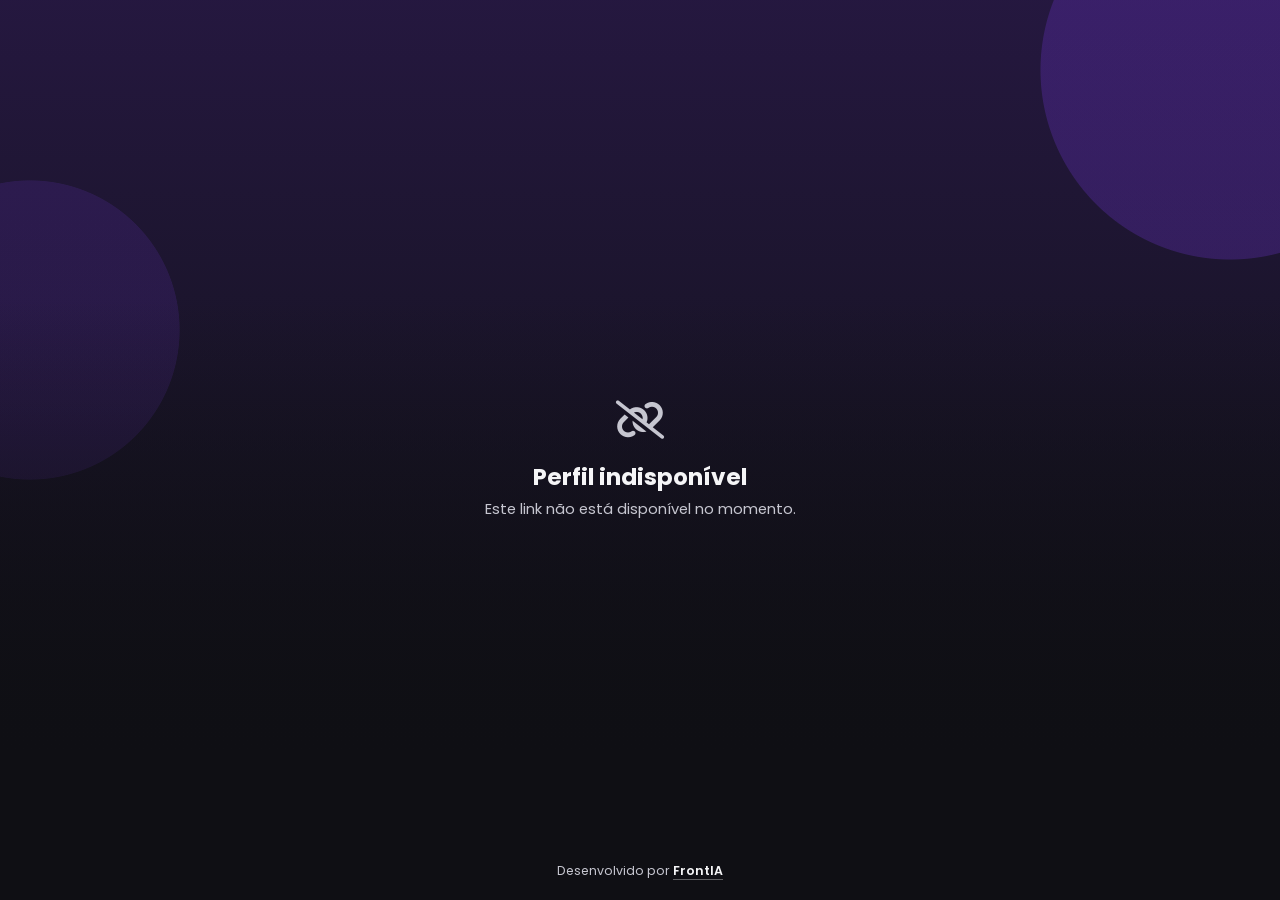
<file: perfil.html>
<!doctype html>
<html lang="pt-BR">
<head>
  <meta charset="utf-8">
  <meta name="viewport" content="width=device-width, initial-scale=1, viewport-fit=cover">
  <title>Carregando…</title>
  <meta name="theme-color" content="#0f0f14">
  <meta name="robots" content="noindex">
  <link rel="stylesheet" href="/css/perfil.css">
  <link rel="stylesheet" href="https://cdnjs.cloudflare.com/ajax/libs/font-awesome/6.5.2/css/all.min.css">
  <link rel="preconnect" href="https://fonts.googleapis.com">
  <link rel="stylesheet" href="https://fonts.googleapis.com/css2?family=Poppins:wght@400;500;600;700&display=swap">
  <style>
    html, body { margin: 0; min-height: 100%; background: #0f0f14; }
    #app, #app > .perfil { min-height: 100vh; }
    .carregando { min-height: 100vh; display: grid; place-items: center; }
    .carregando::after {
      content: ""; width: 34px; height: 34px; border-radius: 50%;
      border: 3px solid rgba(255,255,255,.15); border-top-color: #fff; animation: gira .8s linear infinite;
    }
    @keyframes gira { to { transform: rotate(360deg); } }
  </style>
</head>
<body>
  <div id="app"><div class="carregando" aria-label="Carregando"></div></div>

  <!-- Página pública: sem biblioteca de login. Só lê o perfil (js/publico.js). -->
  <script src="/js/lib/qrcode-1.0.0.min.js"></script>
  <script src="/js/config.js"></script>
  <script src="/js/perfil-render.js"></script>
  <script src="/js/publico.js"></script>
  <script src="/js/pagina-perfil.js"></script>
</body>
</html>
</file>
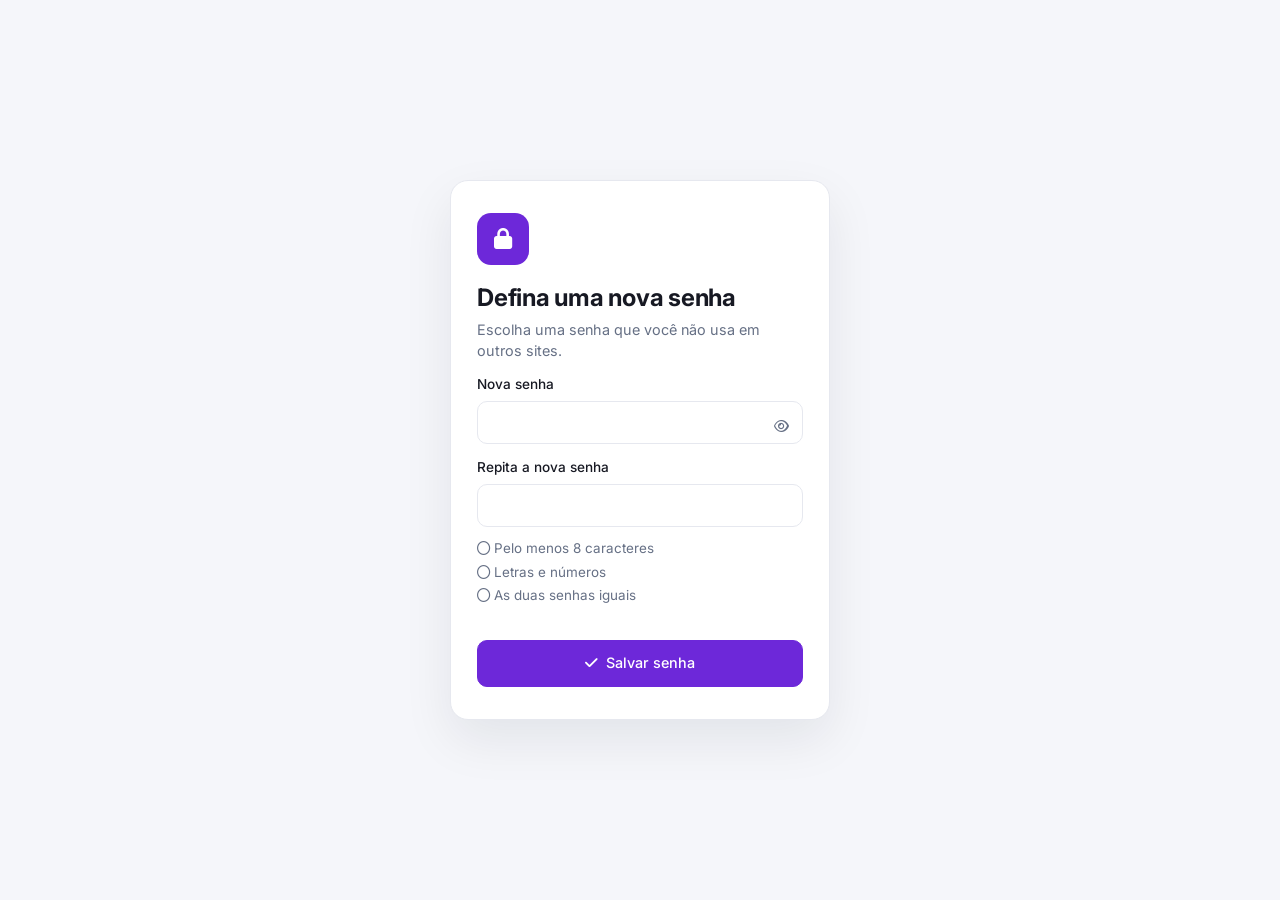
<file: admin/redefinir-senha.html>
<!doctype html>
<html lang="pt-BR">
<head>
  <meta charset="utf-8">
  <meta name="viewport" content="width=device-width, initial-scale=1">
  <meta name="robots" content="noindex, nofollow">
  <!-- O link do e-mail traz um código na URL: não repassar o endereço para outros sites -->
  <meta name="referrer" content="no-referrer">
  <title>Definir senha · Painel</title>
  <link rel="stylesheet" href="admin.css">
  <link rel="stylesheet" href="https://cdnjs.cloudflare.com/ajax/libs/font-awesome/6.5.2/css/all.min.css">
  <link rel="preconnect" href="https://fonts.googleapis.com">
  <link rel="stylesheet" href="https://fonts.googleapis.com/css2?family=Inter:wght@400;500;600;700&display=swap">
</head>
<body>
  <section class="tela-login">
    <form id="formSenha" class="caixa-login" novalidate>
      <div class="logo"><i class="fa-solid fa-lock"></i></div>
      <h1 id="titulo">Defina uma nova senha</h1>
      <p class="sub" id="subtitulo">Escolha uma senha que você não usa em outros sites.</p>

      <div id="camposSenha">
        <label>Nova senha
          <span class="campo-senha">
            <input type="password" id="senha" autocomplete="new-password" required>
            <button type="button" class="mostrar-senha" id="mostrar" aria-label="Mostrar senha"><i class="fa-regular fa-eye"></i></button>
          </span>
        </label>
        <label>Repita a nova senha <input type="password" id="confirmar" autocomplete="new-password" required></label>
        <ul class="regras-senha" id="regras"></ul>
        <p class="erro" id="erro" role="alert"></p>
        <button class="btn primario largo" type="submit" id="btnSalvar"><i class="fa-solid fa-check"></i> Salvar senha</button>
      </div>

      <div id="aviso" class="aviso-senha" hidden>
        <p id="avisoTexto"></p>
        <a class="btn primario largo" id="avisoBotao" href="./"></a>
      </div>
    </form>
  </section>

  <script src="../js/lib/supabase-js-2.117.2.js"></script>
  <script src="../js/config.js"></script>
  <script src="redefinir-senha.js"></script>
</body>
</html>
</file>
<file: css/perfil.css>
/* Visual da página pública do perfil (também usado na prévia do painel). */
.perfil {
  --cor: #7c3aed;
  --bg: #0f0f14;
  --bg2: #1b1b24;
  --card: rgba(255, 255, 255, .07);
  --card-hover: rgba(255, 255, 255, .13);
  --borda: rgba(255, 255, 255, .10);
  --texto: #f5f5f7;
  --texto2: #c6c6d0;
  position: relative;
  min-height: 100%;
  font-family: "Poppins", system-ui, -apple-system, "Segoe UI", Roboto, sans-serif;
  color: var(--texto);
  background: var(--bg);
  background-image: radial-gradient(circle at 50% -10%, color-mix(in srgb, var(--cor) 45%, transparent) 0, transparent 55%);
  overflow: hidden;
  isolation: isolate;
}
.perfil.claro {
  --bg: #f4f4f7;
  --bg2: #ffffff;
  --card: rgba(255, 255, 255, .85);
  --card-hover: #ffffff;
  --borda: rgba(0, 0, 0, .08);
  --texto: #18181b;
  --texto2: #46464f;
}
.perfil *, .perfil *::before, .perfil *::after { box-sizing: border-box; }

/* Fundo sem foto: formas na cor principal, que mudam junto com ela.
   .fundo-padrao reaproveita o mesmo desenho na caixa "Foto de fundo" do painel. */
.perfil, .fundo-padrao { --forma-1: 24%; --forma-2: 14%; --forma-base: 20%; }
.perfil.claro, .fundo-padrao.claro { --forma-1: 15%; --forma-2: 9%; --forma-base: 12%; }
.fundo-padrao { --cor: #7c3aed; --bg: #0f0f14; }
.fundo-padrao.claro { --bg: #f4f4f7; }
.perfil:not(.com-capa), .fundo-padrao {
  background-color: var(--bg);
  background-image:
    linear-gradient(180deg, transparent 0, transparent 300px, var(--bg) 760px),
    radial-gradient(circle 190px at calc(100% - 50px) 70px, color-mix(in srgb, var(--cor) var(--forma-1), transparent) 99.5%, transparent 100%),
    radial-gradient(circle 150px at 30px 330px, color-mix(in srgb, var(--cor) var(--forma-2), transparent) 99.5%, transparent 100%),
    linear-gradient(180deg, color-mix(in srgb, var(--cor) var(--forma-base), var(--bg)) 0, var(--bg) 760px);
}

/* Foto de fundo */
/* Ocupa a primeira tela do celular (o mesmo formato da moldura "Ajustar foto de fundo")
   e se dissolve na cor da página logo abaixo */
.perfil-capa {
  position: absolute; top: 0; left: 0; right: 0; z-index: -1;
  height: 100vh; height: 100svh;
  background-size: cover; background-position: center;
  -webkit-mask-image: linear-gradient(180deg, #000 80%, transparent 100%);
  mask-image: linear-gradient(180deg, #000 80%, transparent 100%);
}
.perfil-capa::after {
  content: ""; position: absolute; inset: 0;
  background: linear-gradient(180deg, rgba(10, 10, 15, .35) 0%, rgba(10, 10, 15, .75) 45%, rgba(10, 10, 15, .92) 100%);
}
.perfil.claro .perfil-capa::after {
  background: linear-gradient(180deg, rgba(255, 255, 255, .25) 0%, rgba(244, 244, 247, .8) 45%, rgba(244, 244, 247, .95) 100%);
}
.perfil.com-capa .perfil-botao, .perfil.com-capa .perfil-rede { backdrop-filter: blur(10px); -webkit-backdrop-filter: blur(10px); }

.perfil-conteudo {
  width: 100%; max-width: 480px; margin: 0 auto;
  padding: 44px 16px calc(32px + env(safe-area-inset-bottom));
}
.perfil-topo { text-align: center; margin-bottom: 22px; }
.perfil-avatar {
  width: 116px; height: 116px; border-radius: 50%; object-fit: cover;
  border: 3px solid var(--cor);
  box-shadow: 0 0 0 6px color-mix(in srgb, var(--cor) 25%, transparent), 0 10px 30px rgba(0, 0, 0, .35);
  background: var(--bg2);
}
.perfil h1 { font-size: 1.45rem; font-weight: 700; margin: 14px 0 0; line-height: 1.25; }
.perfil-descricao { color: var(--texto2); font-size: .92rem; margin: 6px 0 0; white-space: pre-line; line-height: 1.5; }

.perfil-redes { display: flex; flex-wrap: wrap; justify-content: center; gap: 10px; margin: 0 0 24px; }
.perfil-rede {
  width: 46px; height: 46px; border-radius: 50%;
  display: grid; place-items: center;
  background: var(--card); border: 1px solid var(--borda);
  color: var(--texto); font-size: 1.2rem; text-decoration: none;
  transition: transform .15s, background .15s, color .15s;
}
.perfil-rede:hover, .perfil-rede:focus-visible { transform: translateY(-3px); background: var(--cor); color: #fff; }
.perfil-rede.destaque {
  width: 50px; height: 50px; background: var(--cor); color: #fff;
  border: 3px solid var(--cor); box-shadow: 0 4px 14px rgba(0, 0, 0, .22);
}
.perfil-rede.destaque:hover, .perfil-rede.destaque:focus-visible { filter: brightness(1.1); }
button.perfil-rede { appearance: none; -webkit-appearance: none; padding: 0; font: inherit; font-size: 1.2rem; cursor: pointer; }

.perfil-botoes { display: flex; flex-direction: column; gap: 12px; }
.perfil-botao {
  display: flex; align-items: center; gap: 14px;
  width: 100%; padding: 14px 18px; border-radius: 16px;
  background: var(--card); border: 1px solid var(--borda);
  color: var(--texto); text-decoration: none; font: inherit; font-weight: 500; font-size: .98rem;
  cursor: pointer; text-align: left;
  transition: transform .15s, background .15s;
}
.perfil-botao:hover, .perfil-botao:focus-visible { background: var(--card-hover); transform: scale(1.015); }
.perfil-botao .ic {
  width: 40px; height: 40px; flex: none; border-radius: 12px;
  display: grid; place-items: center; font-size: 1.2rem; color: #fff;
  background: var(--cor);
}
.perfil-botao .tx { flex: 1; min-width: 0; }
.perfil-botao small { display: block; color: var(--texto2); font-weight: 400; font-size: .8rem; overflow: hidden; text-overflow: ellipsis; white-space: nowrap; }
.perfil-botao .seta { color: var(--texto2); font-size: .85rem; }
/* Só na prévia do painel: link incompleto */
.perfil-botao.incompleto { background: transparent; border: 1.5px dashed color-mix(in srgb, var(--texto) 45%, transparent); opacity: .8; cursor: default; }
.perfil-botao.incompleto:hover { transform: none; background: transparent; }
.perfil-botao.incompleto .ic { background: color-mix(in srgb, var(--texto) 30%, transparent) !important; }
.perfil-botao.incompleto small { white-space: normal; }

.perfil-acoes { display: grid; grid-template-columns: 1fr 1fr; gap: 12px; margin-top: 22px; }
.perfil-acoes .perfil-botao { justify-content: center; font-size: .9rem; padding: 12px; gap: 8px; }
.perfil-acoes .perfil-botao:only-child { grid-column: 1 / -1; }
.perfil-rodape { text-align: center; color: var(--texto2); font-size: .78rem; margin-top: 30px; }
.perfil-rodape a { color: var(--texto); font-weight: 600; text-decoration: none; border-bottom: 1px solid color-mix(in srgb, var(--texto) 35%, transparent); }
.perfil-rodape a:hover, .perfil-rodape a:focus-visible { border-bottom-color: currentColor; }
.perfil-rodape.no-aviso { position: absolute; left: 16px; right: 16px; bottom: calc(20px + env(safe-area-inset-bottom)); margin: 0; }

.perfil-aviso { min-height: 100vh; display: flex; flex-direction: column; align-items: center; justify-content: center; text-align: center; }
.perfil-aviso-ic { font-size: 2.4rem; color: var(--texto2); }

/* Modal Pix (anexado ao body) */
.perfil-modal {
  position: fixed; inset: 0; background: rgba(0, 0, 0, .6); z-index: 1000;
  display: flex; align-items: flex-end; justify-content: center; padding: 16px;
  font-family: "Poppins", system-ui, sans-serif;
}
@media (min-width: 600px) { .perfil-modal { align-items: center; } }
.perfil-modal-caixa {
  width: 100%; max-width: 420px; background: #1b1b24; color: #f5f5f7;
  border-radius: 22px; padding: 24px 20px; text-align: center;
  border: 1px solid rgba(255, 255, 255, .1); animation: perfilSobe .2s ease-out;
  --card: rgba(255, 255, 255, .07); --card-hover: rgba(255, 255, 255, .13); --borda: rgba(255, 255, 255, .1); --texto: #f5f5f7; --texto2: #b4b4c0;
}
@keyframes perfilSobe { from { transform: translateY(30px); opacity: 0; } }
.perfil-modal h2 { font-size: 1.15rem; margin: 0; }
.perfil-modal p { color: #b4b4c0; font-size: .85rem; margin: 4px 0 0; }
.perfil-qr { background: #fff; padding: 12px; border-radius: 14px; display: inline-block; margin: 18px 0 14px; }
.perfil-qr img, .perfil-qr canvas { display: block; width: 200px; height: 200px; }
.perfil-chave { background: rgba(255, 255, 255, .07); border-radius: 12px; padding: 10px 12px; font-size: .85rem; word-break: break-all; margin-bottom: 12px; }
.perfil-modal .perfil-botao { justify-content: center; margin-top: 8px; box-sizing: border-box; }
.perfil-modal .perfil-botao.principal { background: #32bcad; color: #fff; border: none; }
.perfil-fechar { background: none; border: none; color: #b4b4c0; font: inherit; margin-top: 14px; cursor: pointer; text-decoration: underline; }

.perfil-toast {
  position: fixed; left: 50%; bottom: 28px; transform: translate(-50%, 20px);
  background: #18181b; color: #fff; padding: 10px 18px; border-radius: 999px; font-size: .88rem;
  font-family: "Poppins", system-ui, sans-serif;
  opacity: 0; transition: .25s; pointer-events: none; z-index: 1100; max-width: calc(100% - 32px); text-align: center;
}
.perfil-toast.ver { opacity: 1; transform: translate(-50%, 0); }
</file>
<file: admin/admin.css>
:root {
  --fundo: #f5f6fa;
  --painel: #ffffff;
  --linha: #e6e8ef;
  --texto: #171923;
  --texto2: #667085;
  --primaria: #6d28d9;
  --primaria-escura: #5b21b6;
  --verde: #12a150;
  --verde-claro: #e7f8ee;
  --cinza-claro: #f0f1f5;
  --amarelo: #b25e09;
  --amarelo-claro: #fff4e0;
  --vermelho: #d92d20;
  --vermelho-claro: #fdeceb;
  --raio: 12px;
}
* { box-sizing: border-box; }
html, body { margin: 0; }
body {
  font-family: "Inter", system-ui, -apple-system, "Segoe UI", Roboto, sans-serif;
  background: var(--fundo); color: var(--texto); font-size: 15px; line-height: 1.45;
}
[hidden] { display: none !important; }
h1 { font-size: 1.5rem; margin: 0; letter-spacing: -.01em; }
h2 { font-size: 1.05rem; margin: 0; }
.sub { color: var(--texto2); margin: 4px 0 0; font-size: .9rem; }
code { background: rgba(0,0,0,.06); padding: 1px 6px; border-radius: 6px; font-size: .85em; }
a { color: var(--primaria); }

.faixa-demo { background: #fff7d6; color: #7a5a00; padding: 8px 16px; text-align: center; font-size: .85rem; border-bottom: 1px solid #f2e2a0; }

/* Botões e campos */
.btn {
  display: inline-flex; align-items: center; justify-content: center; gap: 8px;
  padding: 9px 14px; border-radius: 10px; border: 1px solid var(--linha);
  background: var(--painel); color: var(--texto); font: inherit; font-weight: 500; font-size: .9rem;
  cursor: pointer; text-decoration: none; white-space: nowrap; transition: background .15s, border-color .15s;
}
.btn:hover { background: var(--cinza-claro); }
.btn:disabled { opacity: .55; cursor: default; }
.btn.primario { background: var(--primaria); border-color: var(--primaria); color: #fff; }
.btn.primario:hover { background: var(--primaria-escura); }
.btn.verde { background: var(--verde); border-color: var(--verde); color: #fff; }
.btn.perigo { background: var(--vermelho); border-color: var(--vermelho); color: #fff; }
.btn.perigo-leve { color: var(--vermelho); }
.btn.perigo-leve:hover { background: var(--vermelho-claro); }
.btn.fantasma { background: transparent; border-color: transparent; }
.btn.fantasma:hover { background: rgba(0,0,0,.05); }
.btn.pequeno { padding: 6px 10px; font-size: .82rem; }
.btn.icone { padding: 8px; width: 36px; height: 36px; }
.btn.largo { width: 100%; }

label { display: block; font-size: .85rem; font-weight: 500; color: var(--texto); }
input, textarea, select {
  display: block; width: 100%; margin-top: 6px; padding: 10px 12px;
  border: 1px solid var(--linha); border-radius: 10px; background: #fff;
  font: inherit; font-size: .92rem; color: var(--texto);
}
textarea { resize: vertical; min-height: 70px; }
input:focus, textarea:focus, select:focus { outline: 2px solid color-mix(in srgb, var(--primaria) 35%, transparent); border-color: var(--primaria); }
input[type="color"] { padding: 4px; height: 42px; cursor: pointer; }
.dica { font-size: .78rem; color: var(--texto2); margin-top: 5px; font-weight: 400; }
.erro { color: var(--vermelho); font-size: .85rem; min-height: 1.2em; margin: 4px 0; }

/* Login */
.tela-login { min-height: 100vh; display: grid; place-items: center; padding: 16px; }
.caixa-login { width: 100%; max-width: 380px; background: var(--painel); border: 1px solid var(--linha); border-radius: 18px; padding: 32px 26px; box-shadow: 0 20px 50px rgba(16, 24, 40, .08); }
.caixa-login .logo { width: 52px; height: 52px; border-radius: 14px; background: var(--primaria); color: #fff; display: grid; place-items: center; font-size: 1.3rem; margin-bottom: 16px; }
.caixa-login label { margin-top: 14px; }
.caixa-login .btn { margin-top: 10px; padding: 12px; }

/* Barra superior */
.barra { position: sticky; top: 0; z-index: 20; background: rgba(255,255,255,.9); backdrop-filter: blur(8px); border-bottom: 1px solid var(--linha); display: flex; align-items: center; justify-content: space-between; padding: 10px 20px; }
.marca { font-weight: 700; color: var(--texto); text-decoration: none; display: flex; gap: 8px; align-items: center; }
.marca i { color: var(--primaria); }
.barra-dir { display: flex; gap: 10px; align-items: center; }
.usuario { color: var(--texto2); font-size: .85rem; }
@media (max-width: 600px) { .usuario { display: none; } }

/* Lista */
.conteudo { max-width: 1100px; margin: 0 auto; padding: 26px 20px 60px; }
.titulo-linha { display: flex; align-items: flex-end; justify-content: space-between; gap: 16px; flex-wrap: wrap; }
.filtros { display: flex; gap: 12px; flex-wrap: wrap; align-items: center; margin: 22px 0 16px; }
.busca { flex: 1 1 260px; position: relative; }
.busca i { position: absolute; left: 12px; top: 50%; transform: translateY(-50%); color: var(--texto2); font-size: .85rem; }
.busca input { margin: 0; padding-left: 34px; }
.chips { display: flex; gap: 6px; flex-wrap: wrap; }
.chip { border: 1px solid var(--linha); background: var(--painel); border-radius: 999px; padding: 7px 12px; font: inherit; font-size: .82rem; cursor: pointer; color: var(--texto2); }
.chip.ativo { background: var(--texto); border-color: var(--texto); color: #fff; }

.lista { display: grid; gap: 10px; }
.item {
  display: grid; grid-template-columns: 52px 1fr auto; gap: 14px; align-items: center;
  background: var(--painel); border: 1px solid var(--linha); border-radius: 14px; padding: 12px 14px;
}
.item-foto { width: 52px; height: 52px; border-radius: 50%; object-fit: cover; background: var(--cinza-claro); display: grid; place-items: center; color: var(--texto2); }
.item-info { min-width: 0; }
.item-nome { font-weight: 600; display: flex; gap: 8px; align-items: center; flex-wrap: wrap; }
.item-meta { color: var(--texto2); font-size: .82rem; display: flex; gap: 12px; flex-wrap: wrap; margin-top: 3px; }
.item-meta a { color: var(--texto2); text-decoration: none; }
.item-meta a:hover { color: var(--primaria); text-decoration: underline; }
.item-meta .vencido { color: var(--vermelho); font-weight: 600; }
.item-meta .carencia { color: var(--amarelo); font-weight: 600; }
.item-meta .vence-logo { color: var(--amarelo); }
.btn.verde-leve { color: var(--verde); }
.btn.verde-leve:hover { background: var(--verde-claro); }
.aviso-vencimento { margin: 10px 0 0; padding: 10px 12px; border-radius: 10px; background: var(--amarelo-claro); color: var(--amarelo); font-size: .85rem; font-weight: 600; }
.campo-com-botao { display: flex; gap: 8px; align-items: center; }
.campo-com-botao input { flex: 1; min-width: 0; }
.campo-com-botao .btn { flex: none; }
.item-acoes { display: flex; gap: 6px; align-items: center; flex-wrap: wrap; justify-content: flex-end; }
@media (max-width: 760px) {
  .item { grid-template-columns: 44px 1fr; }
  .item-foto { width: 44px; height: 44px; }
  .item-acoes { grid-column: 1 / -1; justify-content: flex-start; }
}
.vazio { text-align: center; color: var(--texto2); padding: 60px 20px; background: var(--painel); border: 1px dashed var(--linha); border-radius: 14px; }
.vazio i { font-size: 2rem; margin-bottom: 10px; display: block; }

.selo { display: inline-flex; align-items: center; gap: 5px; font-size: .72rem; font-weight: 600; padding: 3px 9px; border-radius: 999px; text-transform: uppercase; letter-spacing: .03em; }
.selo::before { content: ""; width: 6px; height: 6px; border-radius: 50%; background: currentColor; }
.selo.ativo { background: var(--verde-claro); color: var(--verde); }
.selo.inativo { background: var(--vermelho-claro); color: var(--vermelho); }
.selo.rascunho { background: var(--amarelo-claro); color: var(--amarelo); }
.selo.vencido { background: var(--vermelho-claro); color: var(--vermelho); }
.selo.teste { background: color-mix(in srgb, var(--primaria) 12%, #fff); color: var(--primaria); }
.selo.nao-fechou { background: var(--cinza-claro); color: var(--texto2); }

/* Editor */
.editor { max-width: 1240px; margin: 0 auto; padding: 18px 20px 80px; }
.editor-topo { display: flex; align-items: center; gap: 12px; flex-wrap: wrap; margin-bottom: 18px; }
.editor-titulo { flex: 1; display: flex; align-items: center; gap: 10px; min-width: 0; }
.editor-titulo h1 { font-size: 1.25rem; overflow: hidden; text-overflow: ellipsis; white-space: nowrap; }
.editor-acoes { display: flex; align-items: center; gap: 8px; }
.salvo { font-size: .8rem; color: var(--texto2); }
.salvo.pendente { color: var(--amarelo); font-weight: 600; }
.editor-corpo { display: grid; grid-template-columns: minmax(0, 1fr) 380px; gap: 24px; align-items: start; }
#btnPrevia, #btnFecharPrevia { display: none; }
@media (max-width: 980px) {
  .editor-corpo { grid-template-columns: 1fr; }
  #btnPrevia, #btnFecharPrevia { display: inline-flex; }
  .previa { display: none; }
  .previa.aberta { display: flex; position: fixed; inset: 0; z-index: 50; background: rgba(15, 15, 20, .85); padding: 14px; flex-direction: column; align-items: center; }
  .previa.aberta .previa-topo { color: #fff; width: 100%; max-width: 380px; }
  .previa.aberta .previa-topo .btn { color: #fff; }
}

.cartao { background: var(--painel); border: 1px solid var(--linha); border-radius: 16px; padding: 20px; margin-bottom: 16px; }
.cartao-titulo { display: flex; align-items: center; justify-content: space-between; gap: 10px; margin-bottom: 14px; }
.cartao-titulo h2 { display: flex; gap: 10px; align-items: center; }
.cartao-titulo h2 i { color: var(--primaria); width: 18px; text-align: center; }
.grade { display: grid; grid-template-columns: 1fr 1fr; gap: 14px; }
.grade .todo { grid-column: 1 / -1; }
@media (max-width: 600px) { .grade { grid-template-columns: 1fr; } }

.status-caixa { display: flex; gap: 14px; align-items: center; justify-content: space-between; flex-wrap: wrap; padding: 14px; border-radius: 12px; background: var(--cinza-claro); }
.status-caixa.ativo { background: var(--verde-claro); }
.status-caixa.inativo { background: var(--vermelho-claro); }
.status-caixa.rascunho { background: var(--amarelo-claro); }
.status-caixa.vencido { background: var(--vermelho-claro); }
.status-caixa p { margin: 2px 0 0; font-size: .85rem; color: var(--texto2); }
.status-botoes { display: flex; gap: 8px; flex-wrap: wrap; }

.link-publico { display: flex; gap: 0; margin-top: 6px; }
.link-publico span { padding: 10px 0 10px 12px; border: 1px solid var(--linha); border-right: 0; border-radius: 10px 0 0 10px; background: var(--cinza-claro); color: var(--texto2); font-size: .9rem; white-space: nowrap; overflow: hidden; text-overflow: ellipsis; max-width: 55%; }
.link-publico input { margin: 0; border-radius: 0 10px 10px 0; }

/* Upload de imagens */
.imagens { display: grid; grid-template-columns: 140px 1fr; gap: 16px; }
@media (max-width: 600px) { .imagens { grid-template-columns: 1fr; } }
.upload { position: relative; border: 2px dashed var(--linha); border-radius: 14px; background-color: var(--cinza-claro); background-position: center; background-size: cover; background-repeat: no-repeat; display: grid; place-items: center; text-align: center; color: var(--texto2); font-size: .8rem; cursor: pointer; overflow: hidden; transition: border-color .15s; }
.upload:hover, .upload.arrastando { border-color: var(--primaria); }
.upload.avatar { width: 140px; height: 140px; border-radius: 50%; margin: 0 auto; }
.upload.capa { height: 140px; }
.upload.tem-imagem { border-style: solid; }
.upload.tem-imagem .upload-texto { opacity: 0; background: rgba(0,0,0,.55); color: #fff; }
.upload.tem-imagem:hover .upload-texto { opacity: 1; }
.upload-texto { position: absolute; inset: 0; display: grid; place-content: center; gap: 6px; padding: 10px; transition: opacity .15s; }
.upload-texto i { font-size: 1.3rem; }
.upload.fundo-padrao { background-color: var(--bg); background-position: 0 0; background-size: auto; border-style: solid; }
.upload.fundo-padrao .upload-texto { color: #fff; text-shadow: 0 1px 3px rgba(0, 0, 0, .55); }
.upload.fundo-padrao.claro .upload-texto { color: #18181b; text-shadow: none; }
.upload-texto small { font-size: .75rem; opacity: .85; }
.upload-texto small:empty { display: none; }
.upload input { display: none; }
.upload-remover { position: absolute; top: 6px; right: 6px; z-index: 2; width: 28px; height: 28px; border-radius: 50%; border: 0; background: rgba(0,0,0,.6); color: #fff; cursor: pointer; }
.upload.avatar .upload-remover { top: 10px; right: 10px; }
.upload-ajustar { position: absolute; bottom: 8px; left: 50%; transform: translateX(-50%); z-index: 2; border: 0; border-radius: 999px; padding: 4px 10px; background: rgba(0,0,0,.65); color: #fff; font: inherit; font-size: .72rem; font-weight: 600; cursor: pointer; white-space: nowrap; }
.upload-ajustar:hover { background: var(--primaria); }
.ajuste-foto { max-width: 360px; }
.ajuste-area { position: relative; margin: 4px auto 0; border-radius: 12px; overflow: hidden; background: var(--cinza-claro); }
.ajuste-area::after { content: ""; position: absolute; inset: 0; border-radius: 12px; border: 2px solid rgba(255, 255, 255, .9); pointer-events: none; }
.ajuste-area.circulo::after { border-radius: 50%; box-shadow: 0 0 0 200px rgba(0, 0, 0, .5); }
.ajuste-tela { display: block; cursor: grab; touch-action: none; }
.ajuste-tela:active { cursor: grabbing; }
.ajuste-controles { display: flex; align-items: center; gap: 10px; margin-top: 14px; color: var(--texto2); }
.ajuste-controles input[type=range] { flex: 1; accent-color: var(--primaria); }
.upload-rotulo { font-size: .85rem; font-weight: 500; margin-bottom: 6px; display: block; }
.upload.carregando::after { content: ""; position: absolute; inset: 0; background: rgba(255,255,255,.7) url("data:image/svg+xml,%3Csvg xmlns='http://www.w3.org/2000/svg' viewBox='0 0 50 50'%3E%3Ccircle cx='25' cy='25' r='20' fill='none' stroke='%236d28d9' stroke-width='5' stroke-dasharray='90 40'%3E%3CanimateTransform attributeName='transform' type='rotate' from='0 25 25' to='360 25 25' dur='.8s' repeatCount='indefinite'/%3E%3C/circle%3E%3C/svg%3E") center / 36px no-repeat; }

.cores { display: flex; gap: 8px; flex-wrap: wrap; margin-top: 8px; }
.cor-bolinha { width: 30px; height: 30px; border-radius: 50%; border: 2px solid #fff; box-shadow: 0 0 0 1px var(--linha); cursor: pointer; padding: 0; }
.cor-bolinha.sel { box-shadow: 0 0 0 2px var(--texto); }
.segmentado { display: inline-flex; border: 1px solid var(--linha); border-radius: 10px; overflow: hidden; margin-top: 6px; }
.segmentado button { border: 0; background: #fff; padding: 9px 14px; font: inherit; font-size: .88rem; cursor: pointer; color: var(--texto2); }
.segmentado button.sel { background: var(--texto); color: #fff; }
.interruptor { display: flex; align-items: center; gap: 10px; font-weight: 400; cursor: pointer; }
.interruptor input { width: auto; margin: 0; accent-color: var(--primaria); transform: scale(1.2); }

/* Links */
.links-lista { display: grid; gap: 10px; }
.link-item { border: 1px solid var(--linha); border-radius: 12px; overflow: hidden; background: #fff; }
.link-cab { display: flex; align-items: center; gap: 10px; padding: 8px 8px 8px 12px; background: var(--cinza-claro); }
.link-ic { width: 32px; height: 32px; border-radius: 9px; display: grid; place-items: center; color: #fff; background: var(--primaria); flex: none; }
.link-nome { flex: 1; font-weight: 600; font-size: .9rem; min-width: 0; overflow: hidden; text-overflow: ellipsis; white-space: nowrap; }
.link-nome small { font-weight: 400; color: var(--texto2); margin-left: 6px; }
.link-corpo { padding: 12px; display: grid; grid-template-columns: 1fr 1fr; gap: 12px; }
.link-corpo .todo { grid-column: 1 / -1; }
@media (max-width: 600px) { .link-corpo { grid-template-columns: 1fr; } }
.link-item.incompleto .link-cab { background: var(--amarelo-claro); }
.link-item.destaque { border-color: color-mix(in srgb, var(--primaria) 45%, var(--linha)); }
.link-destaque { flex: none; display: inline-flex; align-items: center; gap: 5px; padding: 3px 9px; border-radius: 999px; background: color-mix(in srgb, var(--primaria) 12%, #fff); color: var(--primaria); font-size: .68rem; font-weight: 700; text-transform: uppercase; letter-spacing: .04em; }
@media (max-width: 480px) { .link-destaque-texto { display: none; } .link-destaque { padding: 5px 7px; } }

.adicionar { display: grid; grid-template-columns: repeat(auto-fill, minmax(130px, 1fr)); gap: 8px; }
.adicionar button { display: flex; align-items: center; gap: 8px; padding: 10px; border: 1px solid var(--linha); background: #fff; border-radius: 10px; cursor: pointer; font: inherit; font-size: .84rem; color: var(--texto); text-align: left; }
.adicionar button:hover { border-color: var(--primaria); background: color-mix(in srgb, var(--primaria) 5%, #fff); }
.adicionar button i { width: 18px; text-align: center; color: var(--primaria); }
.adicionar-grupo { font-size: .75rem; text-transform: uppercase; letter-spacing: .05em; color: var(--texto2); margin: 14px 0 8px; font-weight: 600; }

/* Prévia (celular) */
.previa { position: sticky; top: 76px; display: flex; flex-direction: column; align-items: center; }
.previa-topo { display: flex; justify-content: space-between; align-items: center; width: 100%; font-size: .8rem; font-weight: 600; color: var(--texto2); text-transform: uppercase; letter-spacing: .05em; margin-bottom: 8px; }
.celular { width: 100%; max-width: 360px; height: min(720px, calc(100vh - 140px)); border-radius: 40px; background: #111; padding: 12px; box-shadow: 0 30px 60px rgba(16, 24, 40, .18); }
.celular-tela { width: 100%; height: 100%; border-radius: 30px; overflow-y: auto; background: #0f0f14; scrollbar-width: none; }
.celular-tela::-webkit-scrollbar { display: none; }
.celular-tela > .perfil { min-height: 100%; }
.celular-tela .perfil-capa { height: calc(min(720px, 100vh - 140px) - 24px); }
.celular-tela .perfil-conteudo { padding-top: 36px; }

/* Modais */
.modal-fundo { position: fixed; inset: 0; z-index: 100; background: rgba(16, 24, 40, .5); display: grid; place-items: center; padding: 16px; animation: aparece .15s; }
@keyframes aparece { from { opacity: 0; } }
.modal { width: 100%; max-width: 460px; background: #fff; border-radius: 18px; padding: 24px; box-shadow: 0 30px 70px rgba(0,0,0,.25); max-height: calc(100vh - 32px); overflow: auto; }
.modal h2 { font-size: 1.15rem; margin-bottom: 6px; }
.modal p { color: var(--texto2); margin: 0 0 14px; font-size: .9rem; }
.modal label { margin-top: 12px; }
.modal-botoes { display: flex; justify-content: flex-end; gap: 8px; margin-top: 20px; flex-wrap: wrap; }
.modal .alerta { background: var(--vermelho-claro); color: var(--vermelho); padding: 10px 12px; border-radius: 10px; font-size: .85rem; }
.qr-caixa { display: grid; place-items: center; padding: 16px; background: #fff; border: 1px solid var(--linha); border-radius: 14px; margin: 10px 0; }
.qr-caixa img, .qr-caixa canvas { width: 220px; height: 220px; }
.qr-link { text-align: center; font-weight: 600; word-break: break-all; }

.toast-admin { position: fixed; bottom: 24px; left: 50%; transform: translate(-50%, 20px); background: var(--texto); color: #fff; padding: 11px 18px; border-radius: 12px; font-size: .9rem; opacity: 0; pointer-events: none; transition: .2s; z-index: 200; max-width: calc(100% - 32px); }
.toast-admin.ver { opacity: 1; transform: translate(-50%, 0); }
.toast-admin.erro-t { background: var(--vermelho); }

/* Abas, conta e login */
.abas { display: flex; gap: 4px; margin-right: auto; margin-left: 18px; }
.aba { display: inline-flex; align-items: center; gap: 7px; padding: 8px 12px; border-radius: 10px; color: var(--texto2); text-decoration: none; font-weight: 500; font-size: .9rem; }
.aba:hover { background: rgba(0, 0, 0, .05); color: var(--texto); }
.aba.ativa { background: color-mix(in srgb, var(--primaria) 10%, #fff); color: var(--primaria); }
#btnConta .usuario { max-width: 220px; overflow: hidden; text-overflow: ellipsis; }
@media (max-width: 760px) {
  .barra { flex-wrap: wrap; gap: 8px; padding: 10px 14px; }
  .abas { order: 3; width: 100%; margin: 0; }
  .aba { flex: 1; justify-content: center; }
  .some-celular { display: none; }
}
.link-botao { display: block; width: 100%; margin-top: 14px; background: none; border: 0; color: var(--primaria); font: inherit; font-size: .88rem; cursor: pointer; text-align: center; }
.link-botao:hover { text-decoration: underline; }
.ok-msg { background: var(--verde-claro); color: #0b6b35; border-radius: 10px; padding: 10px 12px; font-size: .88rem; margin: 6px 0; }
.regras-senha { list-style: none; padding: 0; margin: 12px 0 4px; display: grid; gap: 4px; font-size: .84rem; color: var(--texto2); }
.regras-senha li.ok { color: var(--verde); }
.campo-senha { position: relative; display: block; }
.campo-senha input { padding-right: 44px; }
.mostrar-senha { position: absolute; right: 6px; top: 50%; transform: translateY(-50%); margin-top: 3px; border: 0; background: none; color: var(--texto2); cursor: pointer; padding: 6px 8px; }
.aviso-senha p { margin: 8px 0 16px; line-height: 1.5; }

/* Clientes */
.conteudo.estreito { max-width: 860px; }
.item-foto.iniciais { background: color-mix(in srgb, var(--primaria) 12%, #fff); color: var(--primaria); font-weight: 700; font-size: .95rem; }
.selo.neutro { background: var(--cinza-claro); color: var(--texto2); }
.selo.neutro::before { display: none; }
input.invalido, select.invalido { border-color: var(--vermelho); outline: 2px solid color-mix(in srgb, var(--vermelho) 25%, transparent); }
label i { color: var(--texto2); width: 16px; text-align: center; }
.grade.endereco { grid-template-columns: 1fr 1fr 1fr; }
.grade.endereco .todo { grid-column: 2 / -1; }
@media (max-width: 700px) { .grade.endereco { grid-template-columns: 1fr 1fr; } .grade.endereco .todo { grid-column: 1 / -1; } }
@media (max-width: 480px) { .grade.endereco { grid-template-columns: 1fr; } }
.perfis-do-cliente { display: grid; gap: 8px; }
.perfil-do-cliente { display: flex; align-items: center; gap: 10px; flex-wrap: wrap; padding: 10px 12px; border: 1px solid var(--linha); border-radius: 10px; }
.perfil-do-cliente a { font-weight: 600; color: var(--texto); text-decoration: none; }
.perfil-do-cliente a:hover { color: var(--primaria); }
.perfil-do-cliente .sub { margin: 0; }

.link-aviso { display: flex; gap: 8px; align-items: flex-start; margin: 0 12px 12px; padding: 9px 12px; border-radius: 10px; background: var(--amarelo-claro); color: var(--amarelo); font-size: .84rem; font-weight: 500; }
.link-aviso i { margin-top: 2px; }

/* Link para o cliente (v1.3.0) e histórico */
.link-gerado { font-family: ui-monospace, Menlo, Consolas, monospace; font-size: .85rem; word-break: break-all; background: var(--cinza-claro); border-radius: 10px; padding: 12px; margin: 10px 0; user-select: all; }
.historico { display: flex; flex-direction: column; gap: 8px; }
.historico-item { display: flex; justify-content: space-between; align-items: center; gap: 10px; flex-wrap: wrap; padding: 8px 10px; border-radius: 10px; background: var(--cinza-claro); font-size: .88rem; }
</file>
<file: site/sites-incriveis.css>
/*!
 * Sites Incríveis — estilos do motor
 * © 2026 Enzo Barbatto — Sparo Automações. Uso conforme LICENCA.md.
 *
 * Só o necessário para os efeitos funcionarem. A identidade visual do site
 * (fontes, cores, espaçamentos) vive no CSS da própria página.
 */

/* ---------- estados iniciais das revelações ---------- */

[data-fx="surgir"],
[data-fx="subir"],
[data-fx="esquerda"],
[data-fx="direita"],
[data-fx="crescer"] {
  opacity: 0;
  transition: opacity 0.9s cubic-bezier(0.22, 1, 0.36, 1),
              transform 0.9s cubic-bezier(0.22, 1, 0.36, 1);
  will-change: opacity, transform;
}

[data-fx="subir"]    { transform: translateY(36px); }
[data-fx="esquerda"] { transform: translateX(-48px); }
[data-fx="direita"]  { transform: translateX(48px); }
[data-fx="crescer"]  { transform: scale(0.92); }

[data-fx].fx-em-cena {
  opacity: 1;
  transform: none;
}

/* palavras: cada palavra sobe individualmente quando o pai entra em cena */
[data-fx="palavras"] .fx-palavra {
  display: inline-block;
  opacity: 0;
  transform: translateY(0.6em);
  transition: opacity 0.55s ease-out, transform 0.55s cubic-bezier(0.22, 1, 0.36, 1);
}
[data-fx="palavras"].fx-em-cena .fx-palavra {
  opacity: 1;
  transform: none;
}
[data-fx="palavras"] { opacity: 1; }

/* digitar: cursor enquanto escreve */
[data-fx="digitar"] {
  display: inline-block;
  min-height: 1em;
  min-width: 1ch;
  opacity: 1;
}
.fx-digitando::after {
  content: "";
  display: inline-block;
  width: 0.08em;
  height: 1em;
  margin-left: 0.06em;
  background: currentColor;
  vertical-align: -0.12em;
  animation: fx-cursor 0.8s steps(2, jump-none) infinite;
}
@keyframes fx-cursor { 50% { opacity: 0; } }

[data-fx="contar"] {
  opacity: 1;
  font-variant-numeric: tabular-nums;
}

/* ---------- cenas fixas ---------- */

[data-fx-fixa] {
  position: relative;
}

.fx-palco {
  position: sticky;
  top: 0;
  height: 100vh;
  height: 100dvh;
  overflow: hidden;
  display: flex;
  align-items: center;
  justify-content: center;
}

[data-fx="trilho"] {
  display: flex;
  flex-wrap: nowrap;
  will-change: transform;
}

[data-fx="rolar-video"] {
  width: 100%;
  height: 100%;
  object-fit: cover;
}

/* etapas: por padrão, cada .fx-etapa aparece na sua vez.
   A página pode sobrescrever livremente com [data-etapa="n"]. */
[data-fx-etapas] .fx-etapa {
  opacity: 0;
  transition: opacity 0.45s ease;
}
[data-fx-etapas="2"][data-etapa="1"] .fx-etapa:nth-of-type(1),
[data-fx-etapas="2"][data-etapa="2"] .fx-etapa:nth-of-type(2),
[data-fx-etapas="3"][data-etapa="1"] .fx-etapa:nth-of-type(1),
[data-fx-etapas="3"][data-etapa="2"] .fx-etapa:nth-of-type(2),
[data-fx-etapas="3"][data-etapa="3"] .fx-etapa:nth-of-type(3),
[data-fx-etapas="4"][data-etapa="1"] .fx-etapa:nth-of-type(1),
[data-fx-etapas="4"][data-etapa="2"] .fx-etapa:nth-of-type(2),
[data-fx-etapas="4"][data-etapa="3"] .fx-etapa:nth-of-type(3),
[data-fx-etapas="4"][data-etapa="4"] .fx-etapa:nth-of-type(4),
[data-fx-etapas="5"][data-etapa="1"] .fx-etapa:nth-of-type(1),
[data-fx-etapas="5"][data-etapa="2"] .fx-etapa:nth-of-type(2),
[data-fx-etapas="5"][data-etapa="3"] .fx-etapa:nth-of-type(3),
[data-fx-etapas="5"][data-etapa="4"] .fx-etapa:nth-of-type(4),
[data-fx-etapas="5"][data-etapa="5"] .fx-etapa:nth-of-type(5) {
  opacity: 1;
}

/* ---------- fundo que viaja ---------- */

.fx-fundo-ativo body {
  background: var(--fx-fundo, inherit);
  color: var(--fx-tinta, inherit);
  transition: background 0.7s ease, color 0.7s ease;
}

/* ---------- suavidade geral ---------- */

[data-fx-paralaxe],
[data-fx-mouse],
[data-fx-x], [data-fx-y], [data-fx-escala], [data-fx-giro], [data-fx-opacidade] {
  will-change: transform;
}

[data-fx-mouse] {
  transition: transform 0.25s ease-out;
}

/* ---------- movimento reduzido: tudo visível, nada se mexe ---------- */

.fx-reduzido [data-fx] {
  opacity: 1 !important;
  transform: none !important;
  transition: none !important;
}
.fx-reduzido [data-fx="palavras"] .fx-palavra {
  opacity: 1;
  transform: none;
  transition: none;
}
.fx-reduzido .fx-palco {
  position: static;
  height: auto;
  overflow: visible;
}
.fx-reduzido [data-fx-etapas] .fx-etapa {
  opacity: 1;
  position: static !important;
  grid-area: auto !important; /* etapas sobrepostas viram lista, uma sob a outra */
  margin: 24px 0;
}
.fx-reduzido [data-fx="trilho"] {
  flex-wrap: wrap;
  transform: none !important;
}
</file>
